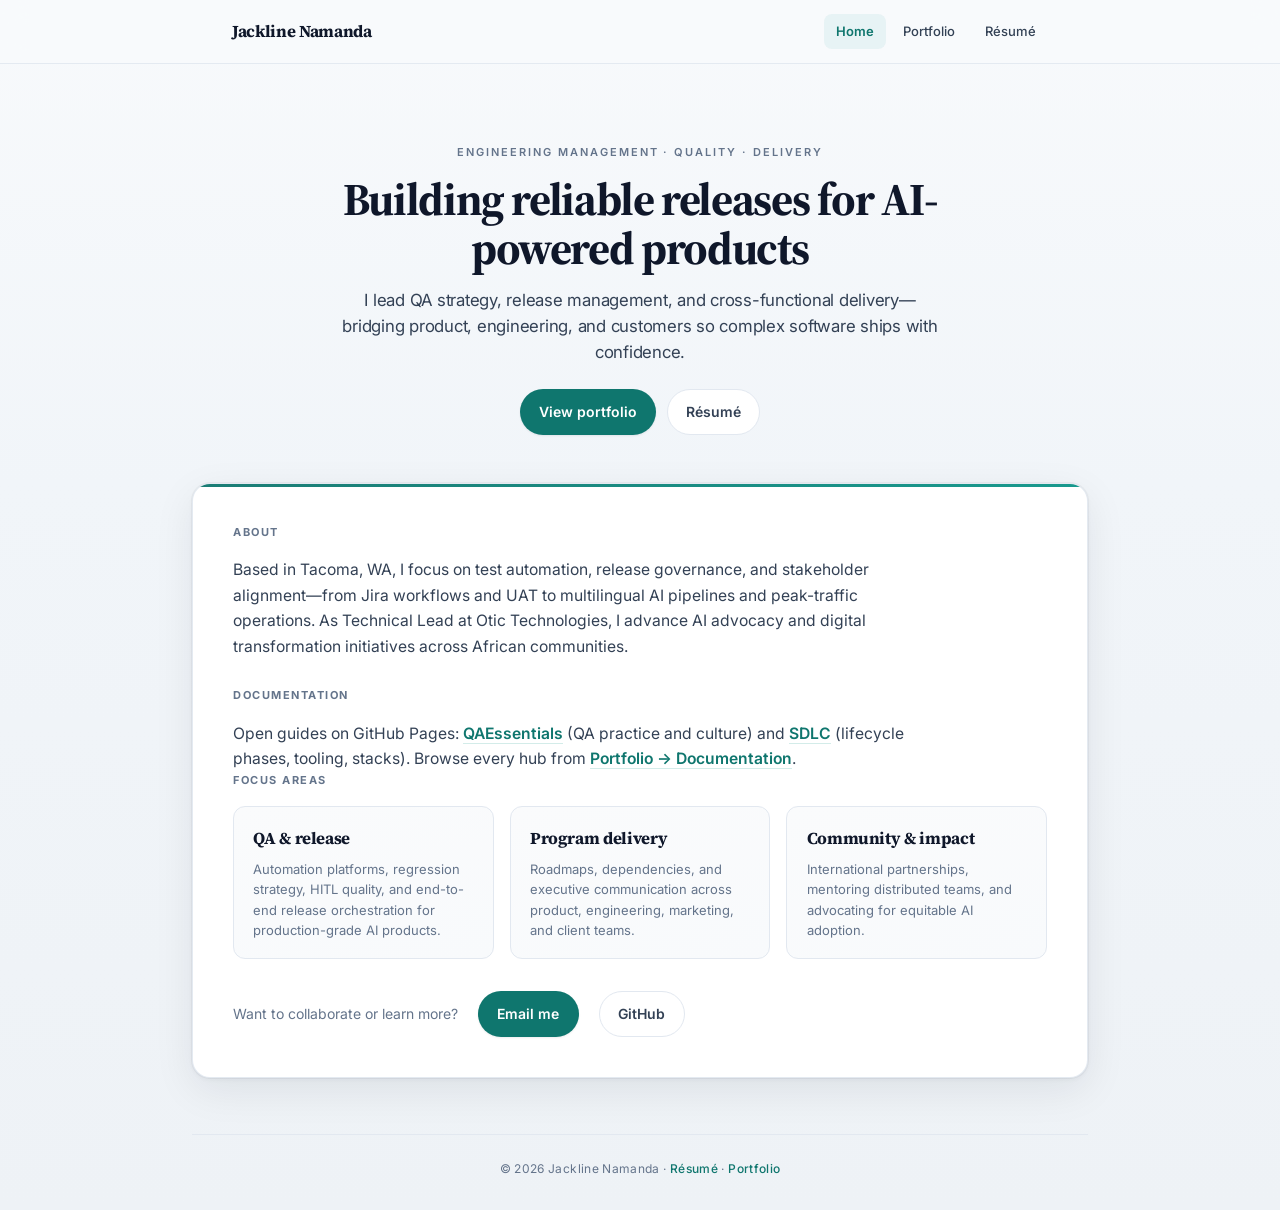
<file: index.html>
<!DOCTYPE html>
<html lang="en">
<head>
    <meta charset="UTF-8">
    <meta name="viewport" content="width=device-width, initial-scale=1.0">
    <meta name="description" content="Jackline Namanda — Engineering Manager, QA & release leadership, TPM (Amazon Prime, Workerbee). Personal site and portfolio.">
    <meta name="theme-color" content="#f1f5f9">
    <title>Jackline Namanda — Home</title>
    <link rel="preconnect" href="https://fonts.googleapis.com">
    <link rel="preconnect" href="https://fonts.gstatic.com" crossorigin>
    <link href="https://fonts.googleapis.com/css2?family=Inter:wght@400;500;600;700&family=Source+Serif+4:ital,opsz,wght@0,8..60,600;0,8..60,700;1,8..60,600&display=swap" rel="stylesheet">
    <link rel="stylesheet" href="css/styles.css">
</head>
<body>
    <header class="site-header">
        <div class="site-header__inner">
            <a class="site-logo" href="index.html">Jackline Namanda</a>
            <nav class="site-nav" aria-label="Primary">
                <a href="index.html" aria-current="page">Home</a>
                <a href="portfolio.html">Portfolio</a>
                <a href="resume.html">Résumé</a>
            </nav>
        </div>
    </header>

    <main class="site-main" id="main">
        <section class="home-hero" aria-labelledby="home-title">
            <p class="home-hero__kicker">Engineering management · Quality · Delivery</p>
            <h1 id="home-title">Building reliable releases for AI-powered products</h1>
            <p class="home-hero__lead">I lead QA strategy, release management, and cross-functional delivery—bridging product, engineering, and customers so complex software ships with confidence.</p>
            <div class="home-hero__actions">
                <a class="btn btn--primary" href="portfolio.html">View portfolio</a>
                <a class="btn btn--ghost" href="resume.html">Résumé</a>
            </div>
        </section>

        <div class="home-panel">
            <div class="home-panel__inner">
                <span class="section-label">About</span>
                <p class="home-intro">Based in Tacoma, WA, I focus on test automation, release governance, and stakeholder alignment—from Jira workflows and UAT to multilingual AI pipelines and peak-traffic operations. As Technical Lead at Otic Technologies, I advance AI advocacy and digital transformation initiatives across African communities.</p>

                <span class="section-label">Documentation</span>
                <p class="home-intro">Open guides on GitHub Pages: <a href="https://jkaweesi22.github.io/QAEssentials/" rel="noopener noreferrer">QAEssentials</a> (QA practice and culture) and <a href="https://jkaweesi22.github.io/SDLC/" rel="noopener noreferrer">SDLC</a> (lifecycle phases, tooling, stacks). Browse every hub from <a href="portfolio.html#documentation">Portfolio → Documentation</a>.</p>

                <span class="section-label">Focus areas</span>
                <div class="highlight-grid">
                    <article class="highlight-card">
                        <h3>QA &amp; release</h3>
                        <p>Automation platforms, regression strategy, HITL quality, and end-to-end release orchestration for production-grade AI products.</p>
                    </article>
                    <article class="highlight-card">
                        <h3>Program delivery</h3>
                        <p>Roadmaps, dependencies, and executive communication across product, engineering, marketing, and client teams.</p>
                    </article>
                    <article class="highlight-card">
                        <h3>Community &amp; impact</h3>
                        <p>International partnerships, mentoring distributed teams, and advocating for equitable AI adoption.</p>
                    </article>
                </div>

                <div class="home-cta">
                    <p class="home-cta__text">Want to collaborate or learn more?</p>
                    <a class="btn btn--primary" href="mailto:jnamanda22@gmail.com">Email me</a>
                    <a class="btn btn--ghost" href="https://github.com/jkaweesi22" rel="noopener noreferrer">GitHub</a>
                </div>
            </div>
        </div>
    </main>

    <footer class="site-footer">
        <p>© <span id="year"></span> Jackline Namanda · <a href="resume.html">Résumé</a> · <a href="portfolio.html">Portfolio</a></p>
    </footer>
    <script>
        document.getElementById("year").textContent = new Date().getFullYear();
    </script>
</body>
</html>
</file>
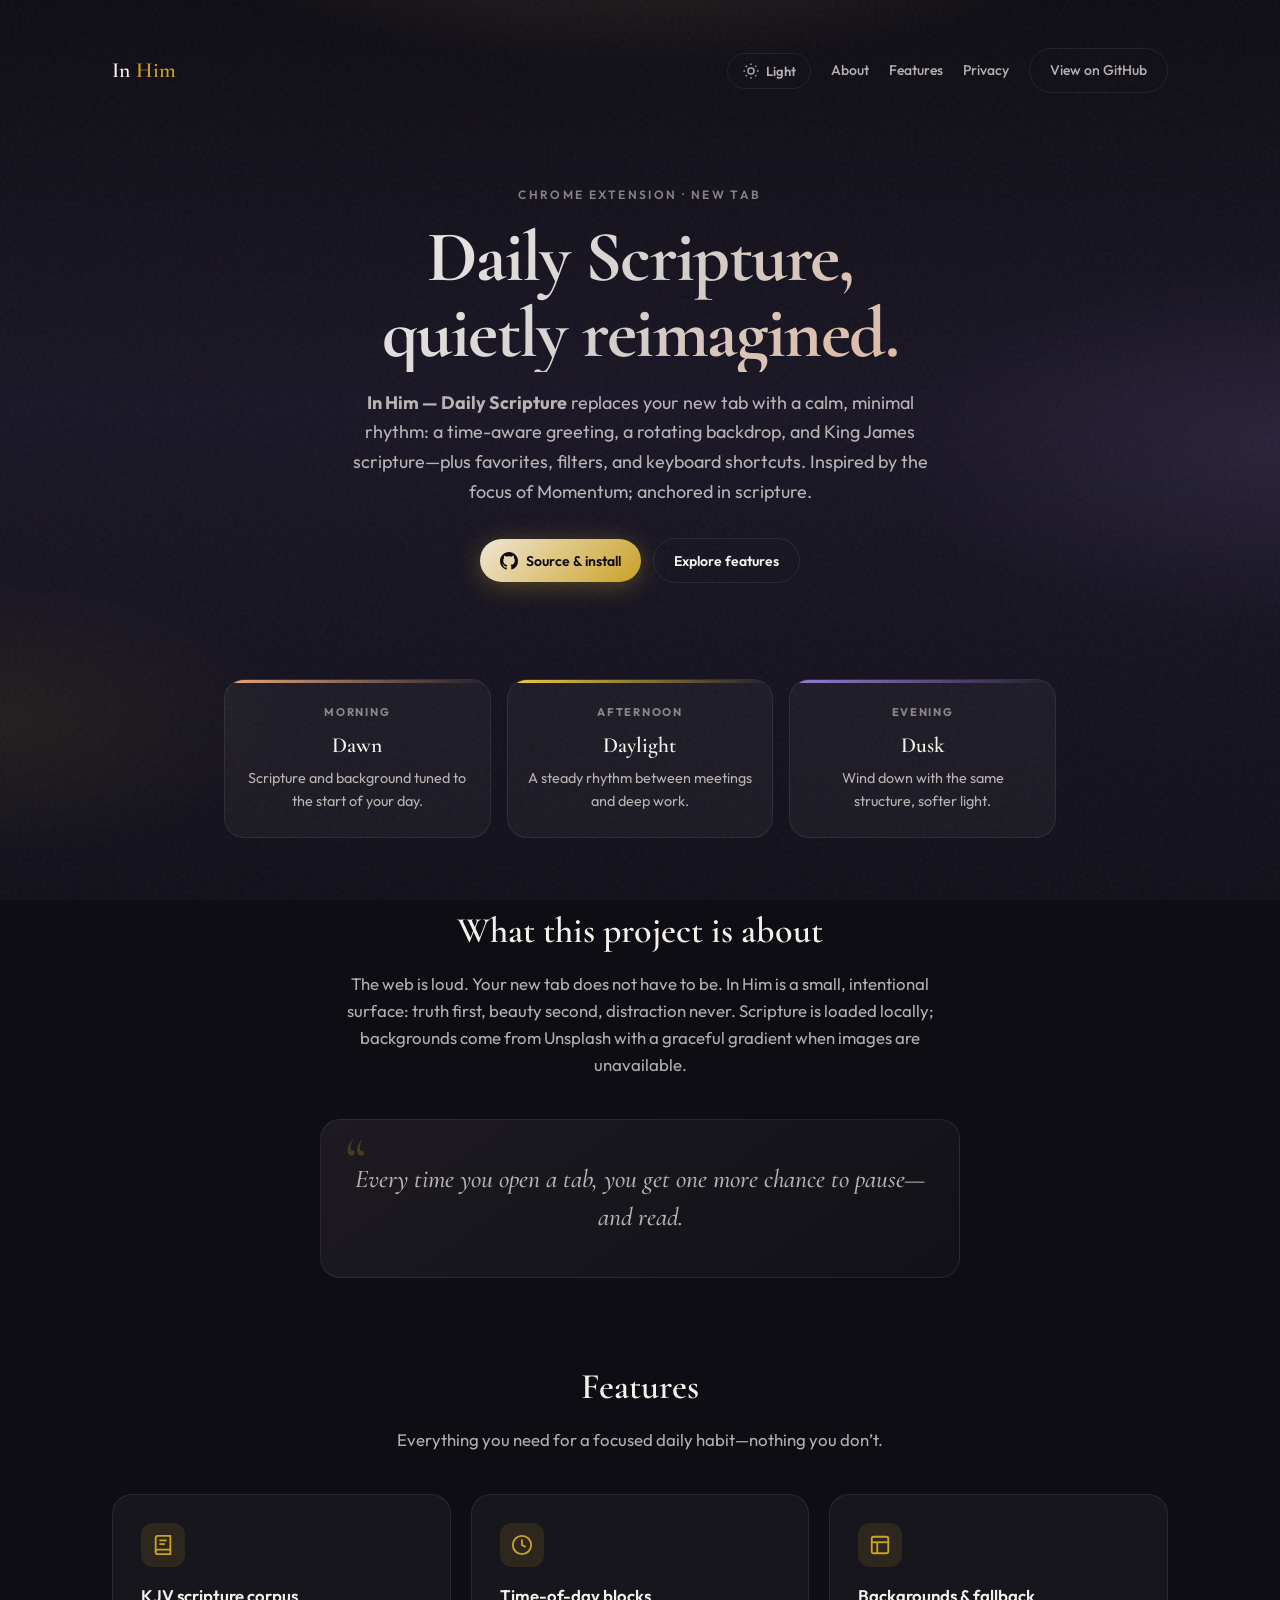
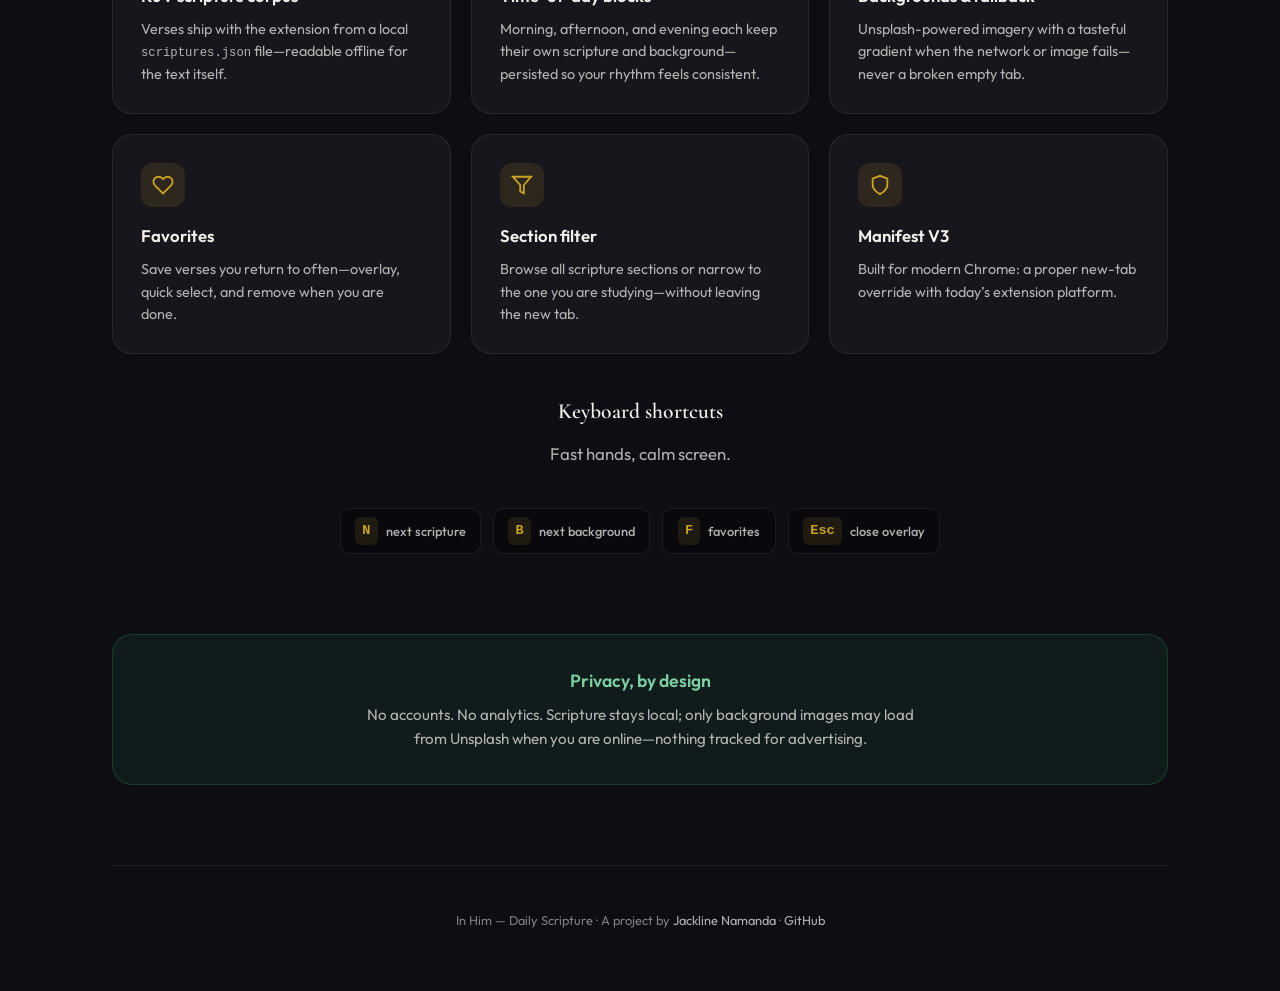
<file: inhim/index.html>
<!DOCTYPE html>
<html lang="en">
<head>
  <meta charset="UTF-8">
  <script>
    (function(){try{var k='jkaweesi22.portfolioTheme';if(localStorage.getItem(k)==='light')document.documentElement.setAttribute('data-theme','light');}catch(e){}})();
  </script>
  <meta name="viewport" content="width=device-width, initial-scale=1.0">
  <meta name="description" content="In Him — Daily Scripture: a calm, KJV-centered Chrome New Tab with time-of-day rhythm, rotating backgrounds, and thoughtful shortcuts.">
  <meta name="theme-color" content="#1a1625">
  <title>In Him — Daily Scripture</title>
  <link rel="preconnect" href="https://fonts.googleapis.com">
  <link rel="preconnect" href="https://fonts.gstatic.com" crossorigin>
  <link href="https://fonts.googleapis.com/css2?family=Cormorant+Garamond:ital,wght@0,500;0,600;0,700;1,500&family=Outfit:wght@300;400;500;600;700&display=swap" rel="stylesheet">
  <style>
    :root {
      --bg-deep: #0f0d14;
      --bg-mid: #1a1625;
      --bg-card: rgba(255, 255, 255, 0.04);
      --border: rgba(255, 255, 255, 0.08);
      --text: #f4f0eb;
      --text-soft: rgba(244, 240, 235, 0.72);
      --muted: rgba(244, 240, 235, 0.5);
      --dawn: #e8a87c;
      --day: #f4d03f;
      --dusk: #9b7ed9;
      --accent: #c9a227;
      --accent-glow: rgba(201, 162, 39, 0.35);
      --radius: 20px;
      --font-display: "Cormorant Garamond", Georgia, serif;
      --font-ui: "Outfit", system-ui, sans-serif;
    }

    *, *::before, *::after { box-sizing: border-box; }

    html {
      scroll-behavior: smooth;
    }

    body {
      margin: 0;
      min-height: 100vh;
      font-family: var(--font-ui);
      font-size: 1rem;
      line-height: 1.6;
      color: var(--text);
      background: var(--bg-deep);
      overflow-x: hidden;
    }

    /* Ambient background */
    .aurora {
      position: fixed;
      inset: 0;
      z-index: 0;
      pointer-events: none;
      background:
        radial-gradient(ellipse 80% 50% at 50% -20%, rgba(232, 168, 124, 0.25), transparent 55%),
        radial-gradient(ellipse 60% 40% at 100% 50%, rgba(155, 126, 217, 0.12), transparent 50%),
        radial-gradient(ellipse 50% 35% at 0% 80%, rgba(201, 162, 39, 0.08), transparent 45%),
        linear-gradient(180deg, var(--bg-deep) 0%, var(--bg-mid) 45%, #12101a 100%);
    }

    .grain {
      position: fixed;
      inset: 0;
      z-index: 1;
      pointer-events: none;
      opacity: 0.04;
      background-image: url("data:image/svg+xml,%3Csvg viewBox='0 0 256 256' xmlns='http://www.w3.org/2000/svg'%3E%3Cfilter id='n'%3E%3CfeTurbulence type='fractalNoise' baseFrequency='0.9' numOctaves='4' stitchTiles='stitch'/%3E%3C/filter%3E%3Crect width='100%25' height='100%25' filter='url(%23n)'/%3E%3C/svg%3E");
    }

    .wrap {
      position: relative;
      z-index: 2;
      max-width: 72rem;
      margin: 0 auto;
      padding: clamp(1.5rem, 5vw, 3rem);
    }

    /* Nav */
    .nav {
      display: flex;
      align-items: center;
      justify-content: space-between;
      gap: 1rem;
      margin-bottom: clamp(2.5rem, 8vw, 5rem);
      flex-wrap: wrap;
    }

    .logo {
      font-family: var(--font-display);
      font-size: 1.35rem;
      font-weight: 600;
      letter-spacing: 0.02em;
      color: var(--text);
      text-decoration: none;
    }

    .logo span { color: var(--accent); }

    .nav-links {
      display: flex;
      gap: 0.5rem 1.25rem;
      flex-wrap: wrap;
      align-items: center;
    }

    .nav-links a {
      font-size: 0.875rem;
      font-weight: 500;
      color: var(--text-soft);
      text-decoration: none;
      transition: color 0.2s;
    }

    .nav-links a:hover { color: var(--text); }

    .btn {
      display: inline-flex;
      align-items: center;
      gap: 0.5rem;
      padding: 0.65rem 1.25rem;
      font-family: var(--font-ui);
      font-size: 0.875rem;
      font-weight: 600;
      color: var(--bg-deep);
      background: linear-gradient(135deg, #f0e6d3 0%, var(--accent) 100%);
      border: none;
      border-radius: 999px;
      text-decoration: none;
      cursor: pointer;
      box-shadow: 0 4px 24px var(--accent-glow);
      transition: transform 0.2s, box-shadow 0.2s;
    }

    .btn:hover {
      transform: translateY(-2px);
      box-shadow: 0 8px 32px var(--accent-glow);
    }

    .btn--ghost {
      background: transparent;
      color: var(--text);
      border: 1px solid var(--border);
      box-shadow: none;
    }

    .btn--ghost:hover {
      border-color: rgba(255,255,255,0.2);
      background: rgba(255,255,255,0.05);
    }

    /* Hero */
    .hero {
      text-align: center;
      margin-bottom: clamp(3rem, 10vw, 6rem);
    }

    .hero__eyebrow {
      display: inline-block;
      font-size: 0.75rem;
      font-weight: 600;
      letter-spacing: 0.2em;
      text-transform: uppercase;
      color: var(--muted);
      margin-bottom: 1rem;
    }

    .hero h1 {
      margin: 0 0 1rem;
      font-family: var(--font-display);
      font-size: clamp(2.75rem, 8vw, 4.5rem);
      font-weight: 700;
      line-height: 1.05;
      letter-spacing: -0.02em;
      background: linear-gradient(135deg, #fff 0%, rgba(244, 240, 235, 0.85) 50%, var(--dawn) 100%);
      -webkit-background-clip: text;
      -webkit-text-fill-color: transparent;
      background-clip: text;
    }

    .hero__lead {
      max-width: 36rem;
      margin: 0 auto 2rem;
      font-size: 1.125rem;
      font-weight: 400;
      color: var(--text-soft);
      line-height: 1.65;
    }

    .hero__cta {
      display: flex;
      flex-wrap: wrap;
      gap: 0.75rem;
      justify-content: center;
      align-items: center;
    }

    /* Time rhythm strip */
    .rhythm {
      display: grid;
      grid-template-columns: repeat(3, 1fr);
      gap: 1rem;
      max-width: 52rem;
      margin: 0 auto 4rem;
    }

    @media (max-width: 640px) {
      .rhythm { grid-template-columns: 1fr; }
    }

    .rhythm-card {
      position: relative;
      padding: 1.5rem 1.25rem;
      border-radius: var(--radius);
      background: var(--bg-card);
      border: 1px solid var(--border);
      text-align: center;
      overflow: hidden;
      transition: transform 0.25s ease, border-color 0.25s;
    }

    .rhythm-card:hover {
      transform: translateY(-4px);
      border-color: rgba(255,255,255,0.12);
    }

    .rhythm-card::before {
      content: "";
      position: absolute;
      top: 0;
      left: 0;
      right: 0;
      height: 3px;
      border-radius: var(--radius) var(--radius) 0 0;
    }

    .rhythm-card--morning::before { background: linear-gradient(90deg, var(--dawn), transparent); }
    .rhythm-card--day::before { background: linear-gradient(90deg, var(--day), transparent); }
    .rhythm-card--evening::before { background: linear-gradient(90deg, var(--dusk), transparent); }

    .rhythm-card h3 {
      margin: 0 0 0.35rem;
      font-size: 0.7rem;
      font-weight: 700;
      letter-spacing: 0.15em;
      text-transform: uppercase;
      color: var(--muted);
    }

    .rhythm-card p {
      margin: 0;
      font-size: 0.9rem;
      color: var(--text-soft);
    }

    .rhythm-card strong {
      display: block;
      font-family: var(--font-display);
      font-size: 1.35rem;
      font-weight: 600;
      color: var(--text);
      margin-bottom: 0.25rem;
    }

    /* Section */
    .section {
      margin-bottom: clamp(3rem, 8vw, 5rem);
    }

    .section-head {
      text-align: center;
      margin-bottom: 2.5rem;
    }

    .section-head h2 {
      margin: 0 0 0.75rem;
      font-family: var(--font-display);
      font-size: clamp(1.75rem, 4vw, 2.25rem);
      font-weight: 600;
      color: var(--text);
    }

    .section-head p {
      margin: 0 auto;
      max-width: 38rem;
      color: var(--text-soft);
      font-size: 1.05rem;
    }

    /* Features */
    .features {
      display: grid;
      grid-template-columns: repeat(auto-fill, minmax(260px, 1fr));
      gap: 1.25rem;
    }

    .feature {
      padding: 1.75rem;
      border-radius: var(--radius);
      background: var(--bg-card);
      border: 1px solid var(--border);
      transition: border-color 0.2s, background 0.2s;
    }

    .feature:hover {
      border-color: rgba(201, 162, 39, 0.25);
      background: rgba(255, 255, 255, 0.06);
    }

    .feature__icon {
      width: 44px;
      height: 44px;
      margin-bottom: 1rem;
      display: flex;
      align-items: center;
      justify-content: center;
      border-radius: 12px;
      background: rgba(201, 162, 39, 0.12);
      color: var(--accent);
    }

    .feature h3 {
      margin: 0 0 0.5rem;
      font-size: 1.05rem;
      font-weight: 600;
      color: var(--text);
    }

    .feature p {
      margin: 0;
      font-size: 0.9rem;
      color: var(--text-soft);
      line-height: 1.55;
    }

    /* Quote block */
    .quote-block {
      position: relative;
      max-width: 40rem;
      margin: 0 auto 4rem;
      padding: 2.5rem 2rem;
      text-align: center;
      border-radius: var(--radius);
      background: linear-gradient(145deg, rgba(255,255,255,0.06) 0%, rgba(255,255,255,0.02) 100%);
      border: 1px solid var(--border);
    }

    .quote-block::before {
      content: "“";
      position: absolute;
      top: 0.5rem;
      left: 1.5rem;
      font-family: var(--font-display);
      font-size: 4rem;
      line-height: 1;
      color: rgba(201, 162, 39, 0.25);
    }

    .quote-block p {
      margin: 0;
      font-family: var(--font-display);
      font-size: clamp(1.25rem, 3vw, 1.6rem);
      font-style: italic;
      font-weight: 500;
      line-height: 1.5;
      color: var(--text-soft);
    }

    /* Shortcuts */
    .shortcuts {
      display: flex;
      flex-wrap: wrap;
      gap: 0.75rem;
      justify-content: center;
      max-width: 42rem;
      margin: 0 auto;
    }

    .kbd {
      display: inline-flex;
      align-items: center;
      gap: 0.5rem;
      padding: 0.5rem 0.9rem;
      font-size: 0.8rem;
      font-weight: 500;
      color: var(--text-soft);
      background: rgba(0,0,0,0.35);
      border: 1px solid var(--border);
      border-radius: 10px;
    }

    .kbd code {
      font-family: ui-monospace, monospace;
      font-size: 0.85rem;
      font-weight: 600;
      color: var(--accent);
      background: rgba(201, 162, 39, 0.12);
      padding: 0.2rem 0.45rem;
      border-radius: 6px;
    }

    /* Privacy */
    .privacy {
      padding: 2rem;
      border-radius: var(--radius);
      background: rgba(46, 204, 113, 0.08);
      border: 1px solid rgba(46, 204, 113, 0.2);
      text-align: center;
    }

    .privacy h2 {
      margin: 0 0 0.5rem;
      font-size: 1.1rem;
      font-weight: 600;
      color: #7dcea0;
    }

    .privacy p {
      margin: 0;
      font-size: 0.95rem;
      color: var(--text-soft);
      max-width: 36rem;
      margin-inline: auto;
    }

    footer {
      margin-top: 4rem;
      padding-top: 2rem;
      border-top: 1px solid var(--border);
      text-align: center;
      font-size: 0.8rem;
      color: var(--muted);
    }

    footer a {
      color: var(--text-soft);
      text-decoration: none;
      border-bottom: 1px solid transparent;
      transition: border-color 0.2s, color 0.2s;
    }

    footer a:hover {
      color: var(--text);
      border-bottom-color: var(--accent);
    }

    /* Light theme */
    html[data-theme="light"] {
      color-scheme: light;
      --bg-deep: #faf8f5;
      --bg-mid: #f5f0e8;
      --bg-card: rgba(255, 255, 255, 0.92);
      --border: rgba(41, 37, 36, 0.12);
      --text: #1c1917;
      --text-soft: rgba(28, 25, 23, 0.78);
      --muted: rgba(28, 25, 23, 0.48);
      --accent-glow: rgba(161, 98, 7, 0.2);
    }

    html[data-theme="light"] .aurora {
      background:
        radial-gradient(ellipse 80% 50% at 50% -20%, rgba(232, 168, 124, 0.18), transparent 55%),
        radial-gradient(ellipse 60% 40% at 100% 50%, rgba(155, 126, 217, 0.08), transparent 50%),
        radial-gradient(ellipse 50% 35% at 0% 80%, rgba(201, 162, 39, 0.06), transparent 45%),
        linear-gradient(180deg, #faf8f5 0%, #f5f0e8 45%, #ebe4d8 100%);
    }

    html[data-theme="light"] .grain { opacity: 0.025; }

    html[data-theme="light"] .hero h1 {
      background: linear-gradient(135deg, #1c1917 0%, #44403c 45%, #a16207 100%);
      -webkit-background-clip: text;
      background-clip: text;
    }

    html[data-theme="light"] .rhythm-card:hover {
      border-color: rgba(41, 37, 36, 0.15);
    }

    html[data-theme="light"] .feature:hover {
      border-color: rgba(161, 98, 7, 0.3);
      background: rgba(255, 255, 255, 0.95);
    }

    html[data-theme="light"] .quote-block {
      background: linear-gradient(145deg, rgba(255,255,255,0.95) 0%, rgba(250,248,245,0.9) 100%);
    }

    html[data-theme="light"] .kbd {
      background: rgba(28, 25, 23, 0.06);
      border-color: var(--border);
    }

    html[data-theme="light"] .privacy {
      background: rgba(16, 185, 129, 0.1);
      border-color: rgba(16, 185, 129, 0.25);
    }

    html[data-theme="light"] .privacy h2 { color: #047857; }

    html[data-theme="light"] .btn {
      color: #1c1917;
      box-shadow: 0 4px 20px rgba(161, 98, 7, 0.15);
    }

    html[data-theme="light"] .btn--ghost {
      color: var(--text);
      border-color: var(--border);
      background: rgba(255, 255, 255, 0.5);
    }

    html[data-theme="light"] .btn--ghost:hover {
      border-color: rgba(41, 37, 36, 0.2);
      background: rgba(255, 255, 255, 0.85);
    }

    .theme-toggle {
      display: inline-flex;
      align-items: center;
      gap: 0.4rem;
      padding: 0.5rem 0.85rem;
      font-family: var(--font-ui);
      font-size: 0.8125rem;
      font-weight: 600;
      color: var(--text-soft);
      background: transparent;
      border: 1px solid var(--border);
      border-radius: 999px;
      cursor: pointer;
      transition: color 0.2s, border-color 0.2s, background 0.2s;
    }

    .theme-toggle:hover {
      color: var(--text);
      border-color: rgba(255, 255, 255, 0.2);
      background: rgba(255, 255, 255, 0.05);
    }

    html[data-theme="light"] .theme-toggle:hover {
      border-color: rgba(41, 37, 36, 0.2);
      background: rgba(255, 255, 255, 0.8);
    }

    .theme-toggle:focus-visible {
      outline: 2px solid var(--accent);
      outline-offset: 2px;
    }

    .theme-toggle svg { flex-shrink: 0; opacity: 0.9; }

    @media (prefers-reduced-motion: reduce) {
      .btn:hover, .rhythm-card:hover { transform: none; }
      html { scroll-behavior: auto; }
    }
  </style>
</head>
<body>
  <div class="aurora" aria-hidden="true"></div>
  <div class="grain" aria-hidden="true"></div>

  <div class="wrap">
    <header class="nav">
      <a class="logo" href="#">In <span>Him</span></a>
      <nav class="nav-links" aria-label="Page">
        <button type="button" class="theme-toggle" id="theme-toggle" aria-label="Switch to light theme" aria-pressed="false">
          <svg class="icon-sun" width="18" height="18" viewBox="0 0 24 24" fill="none" stroke="currentColor" stroke-width="2" aria-hidden="true"><circle cx="12" cy="12" r="4"/><path d="M12 2v2M12 20v2M4.93 4.93l1.41 1.41M17.66 17.66l1.41 1.41M2 12h2M20 12h2M4.93 19.07l1.41-1.41M17.66 6.34l1.41-1.41"/></svg>
          <svg class="icon-moon" width="18" height="18" viewBox="0 0 24 24" fill="none" stroke="currentColor" stroke-width="2" aria-hidden="true" style="display:none"><path d="M21 12.79A9 9 0 1 1 11.21 3 7 7 0 0 0 21 12.79z"/></svg>
          <span class="theme-toggle__text">Light</span>
        </button>
        <a href="#about">About</a>
        <a href="#features">Features</a>
        <a href="#privacy">Privacy</a>
        <a href="https://github.com/jkaweesi22/InHim" class="btn btn--ghost" rel="noopener noreferrer">View on GitHub</a>
      </nav>
    </header>

    <section class="hero" id="top">
      <p class="hero__eyebrow">Chrome extension · New Tab</p>
      <h1>Daily Scripture,<br>quietly reimagined.</h1>
      <p class="hero__lead">
        <strong>In Him — Daily Scripture</strong> replaces your new tab with a calm, minimal rhythm:
        a time-aware greeting, a rotating backdrop, and King James scripture—plus favorites, filters, and keyboard shortcuts. Inspired by the focus of Momentum; anchored in scripture.
      </p>
      <div class="hero__cta">
        <a class="btn" href="https://github.com/jkaweesi22/InHim" rel="noopener noreferrer">
          <svg width="18" height="18" viewBox="0 0 24 24" fill="currentColor" aria-hidden="true"><path d="M12 0C5.37 0 0 5.37 0 12c0 5.31 3.435 9.795 8.205 11.385.6.105.825-.255.825-.57 0-.285-.015-1.23-.015-2.235-3.015.555-3.795-.735-4.035-1.41-.135-.345-.72-1.41-1.23-1.695-.42-.225-1.02-.78-.015-.795.945-.015 1.62.87 1.845 1.23 1.08 1.815 2.805 1.305 3.495.99.105-.78.42-1.305.765-1.605-2.67-.3-5.46-1.335-5.46-5.925 0-1.305.465-2.385 1.23-3.225-.12-.3-.54-1.53.12-3.18 0 0 1.005-.315 3.3 1.23.96-.27 1.98-.405 3-.405s2.04.135 3 .405c2.295-1.56 3.3-1.23 3.3-1.23.66 1.65.24 2.88.12 3.18.765.84 1.23 1.905 1.23 3.225 0 4.605-2.805 5.625-5.475 5.925.435.375.81 1.095.81 2.22 0 1.605-.015 2.895-.015 3.3 0 .315.225.69.825.57A12.02 12.02 0 0024 12c0-6.63-5.37-12-12-12z"/></svg>
          Source &amp; install
        </a>
        <a class="btn btn--ghost" href="#features">Explore features</a>
      </div>
    </section>

    <div class="rhythm" role="presentation">
      <div class="rhythm-card rhythm-card--morning">
        <h3>Morning</h3>
        <strong>Dawn</strong>
        <p>Scripture and background tuned to the start of your day.</p>
      </div>
      <div class="rhythm-card rhythm-card--day">
        <h3>Afternoon</h3>
        <strong>Daylight</strong>
        <p>A steady rhythm between meetings and deep work.</p>
      </div>
      <div class="rhythm-card rhythm-card--evening">
        <h3>Evening</h3>
        <strong>Dusk</strong>
        <p>Wind down with the same structure, softer light.</p>
      </div>
    </div>

    <section class="section" id="about">
      <div class="section-head">
        <h2>What this project is about</h2>
        <p>
          The web is loud. Your new tab does not have to be. In Him is a small, intentional surface:
          truth first, beauty second, distraction never. Scripture is loaded locally; backgrounds come from Unsplash with a graceful gradient when images are unavailable.
        </p>
      </div>

      <div class="quote-block">
        <p>Every time you open a tab, you get one more chance to pause—and read.</p>
      </div>
    </section>

    <section class="section" id="features">
      <div class="section-head">
        <h2>Features</h2>
        <p>Everything you need for a focused daily habit—nothing you don’t.</p>
      </div>

      <div class="features">
        <article class="feature">
          <div class="feature__icon" aria-hidden="true">
            <svg width="22" height="22" viewBox="0 0 24 24" fill="none" stroke="currentColor" stroke-width="2"><path d="M4 19.5A2.5 2.5 0 0 1 6.5 17H20"/><path d="M6.5 2H20v20H6.5A2.5 2.5 0 0 1 4 19.5v-15A2.5 2.5 0 0 1 6.5 2z"/><path d="M8 7h8"/><path d="M8 11h6"/></svg>
          </div>
          <h3>KJV scripture corpus</h3>
          <p>Verses ship with the extension from a local <code style="font-size:0.85em">scriptures.json</code> file—readable offline for the text itself.</p>
        </article>

        <article class="feature">
          <div class="feature__icon" aria-hidden="true">
            <svg width="22" height="22" viewBox="0 0 24 24" fill="none" stroke="currentColor" stroke-width="2"><circle cx="12" cy="12" r="10"/><path d="M12 6v6l4 2"/></svg>
          </div>
          <h3>Time-of-day blocks</h3>
          <p>Morning, afternoon, and evening each keep their own scripture and background—persisted so your rhythm feels consistent.</p>
        </article>

        <article class="feature">
          <div class="feature__icon" aria-hidden="true">
            <svg width="22" height="22" viewBox="0 0 24 24" fill="none" stroke="currentColor" stroke-width="2"><rect x="3" y="3" width="18" height="18" rx="2"/><path d="M3 9h18"/><path d="M9 21V9"/></svg>
          </div>
          <h3>Backgrounds &amp; fallback</h3>
          <p>Unsplash-powered imagery with a tasteful gradient when the network or image fails—never a broken empty tab.</p>
        </article>

        <article class="feature">
          <div class="feature__icon" aria-hidden="true">
            <svg width="22" height="22" viewBox="0 0 24 24" fill="none" stroke="currentColor" stroke-width="2"><path d="M20.84 4.61a5.5 5.5 0 0 0-7.78 0L12 5.67l-1.06-1.06a5.5 5.5 0 0 0-7.78 7.78l1.06 1.06L12 21.23l7.78-7.78 1.06-1.06a5.5 5.5 0 0 0 0-7.78z"/></svg>
          </div>
          <h3>Favorites</h3>
          <p>Save verses you return to often—overlay, quick select, and remove when you are done.</p>
        </article>

        <article class="feature">
          <div class="feature__icon" aria-hidden="true">
            <svg width="22" height="22" viewBox="0 0 24 24" fill="none" stroke="currentColor" stroke-width="2"><polygon points="22 3 2 3 10 12 10 19 14 21 14 12 22 3"/></svg>
          </div>
          <h3>Section filter</h3>
          <p>Browse all scripture sections or narrow to the one you are studying—without leaving the new tab.</p>
        </article>

        <article class="feature">
          <div class="feature__icon" aria-hidden="true">
            <svg width="22" height="22" viewBox="0 0 24 24" fill="none" stroke="currentColor" stroke-width="2"><path d="M12 22s8-4 8-10V5l-8-3-8 3v7c0 6 8 10 8 10z"/></svg>
          </div>
          <h3>Manifest V3</h3>
          <p>Built for modern Chrome: a proper new-tab override with today’s extension platform.</p>
        </article>
      </div>

      <div class="section" style="margin-top: 2.5rem;">
        <div class="section-head">
          <h2 style="font-size: 1.35rem;">Keyboard shortcuts</h2>
          <p>Fast hands, calm screen.</p>
        </div>
        <div class="shortcuts">
          <span class="kbd"><code>N</code> next scripture</span>
          <span class="kbd"><code>B</code> next background</span>
          <span class="kbd"><code>F</code> favorites</span>
          <span class="kbd"><code>Esc</code> close overlay</span>
        </div>
      </div>
    </section>

    <section class="section privacy" id="privacy">
      <h2>Privacy, by design</h2>
      <p>No accounts. No analytics. Scripture stays local; only background images may load from Unsplash when you are online—nothing tracked for advertising.</p>
    </section>

    <footer>
      <p>
        In Him — Daily Scripture · A project by <a href="../index.html">Jackline Namanda</a>
        · <a href="https://github.com/jkaweesi22/InHim" rel="noopener noreferrer">GitHub</a>
      </p>
    </footer>
  </div>
  <script>
    (function () {
      var KEY = 'jkaweesi22.portfolioTheme';
      var root = document.documentElement;
      var btn = document.getElementById('theme-toggle');
      var meta = document.querySelector('meta[name="theme-color"]');
      var sun = btn && btn.querySelector('.icon-sun');
      var moon = btn && btn.querySelector('.icon-moon');
      var label = btn && btn.querySelector('.theme-toggle__text');

      function isLight() {
        return root.getAttribute('data-theme') === 'light';
      }

      function apply(theme) {
        var light = theme === 'light';
        if (light) root.setAttribute('data-theme', 'light');
        else root.removeAttribute('data-theme');
        try {
          localStorage.setItem(KEY, light ? 'light' : 'dark');
        } catch (e) {}
        if (meta) meta.content = light ? '#faf8f5' : '#1a1625';
        if (btn) {
          btn.setAttribute('aria-pressed', light ? 'true' : 'false');
          btn.setAttribute('aria-label', light ? 'Switch to dark theme' : 'Switch to light theme');
          if (sun) sun.style.display = light ? 'none' : '';
          if (moon) moon.style.display = light ? '' : 'none';
          if (label) label.textContent = light ? 'Dark' : 'Light';
        }
      }

      function sync() {
        apply(isLight() ? 'light' : 'dark');
      }

      if (btn) btn.addEventListener('click', function () {
        apply(isLight() ? 'dark' : 'light');
      });
      sync();
    })();
  </script>
</body>
</html>
</file>
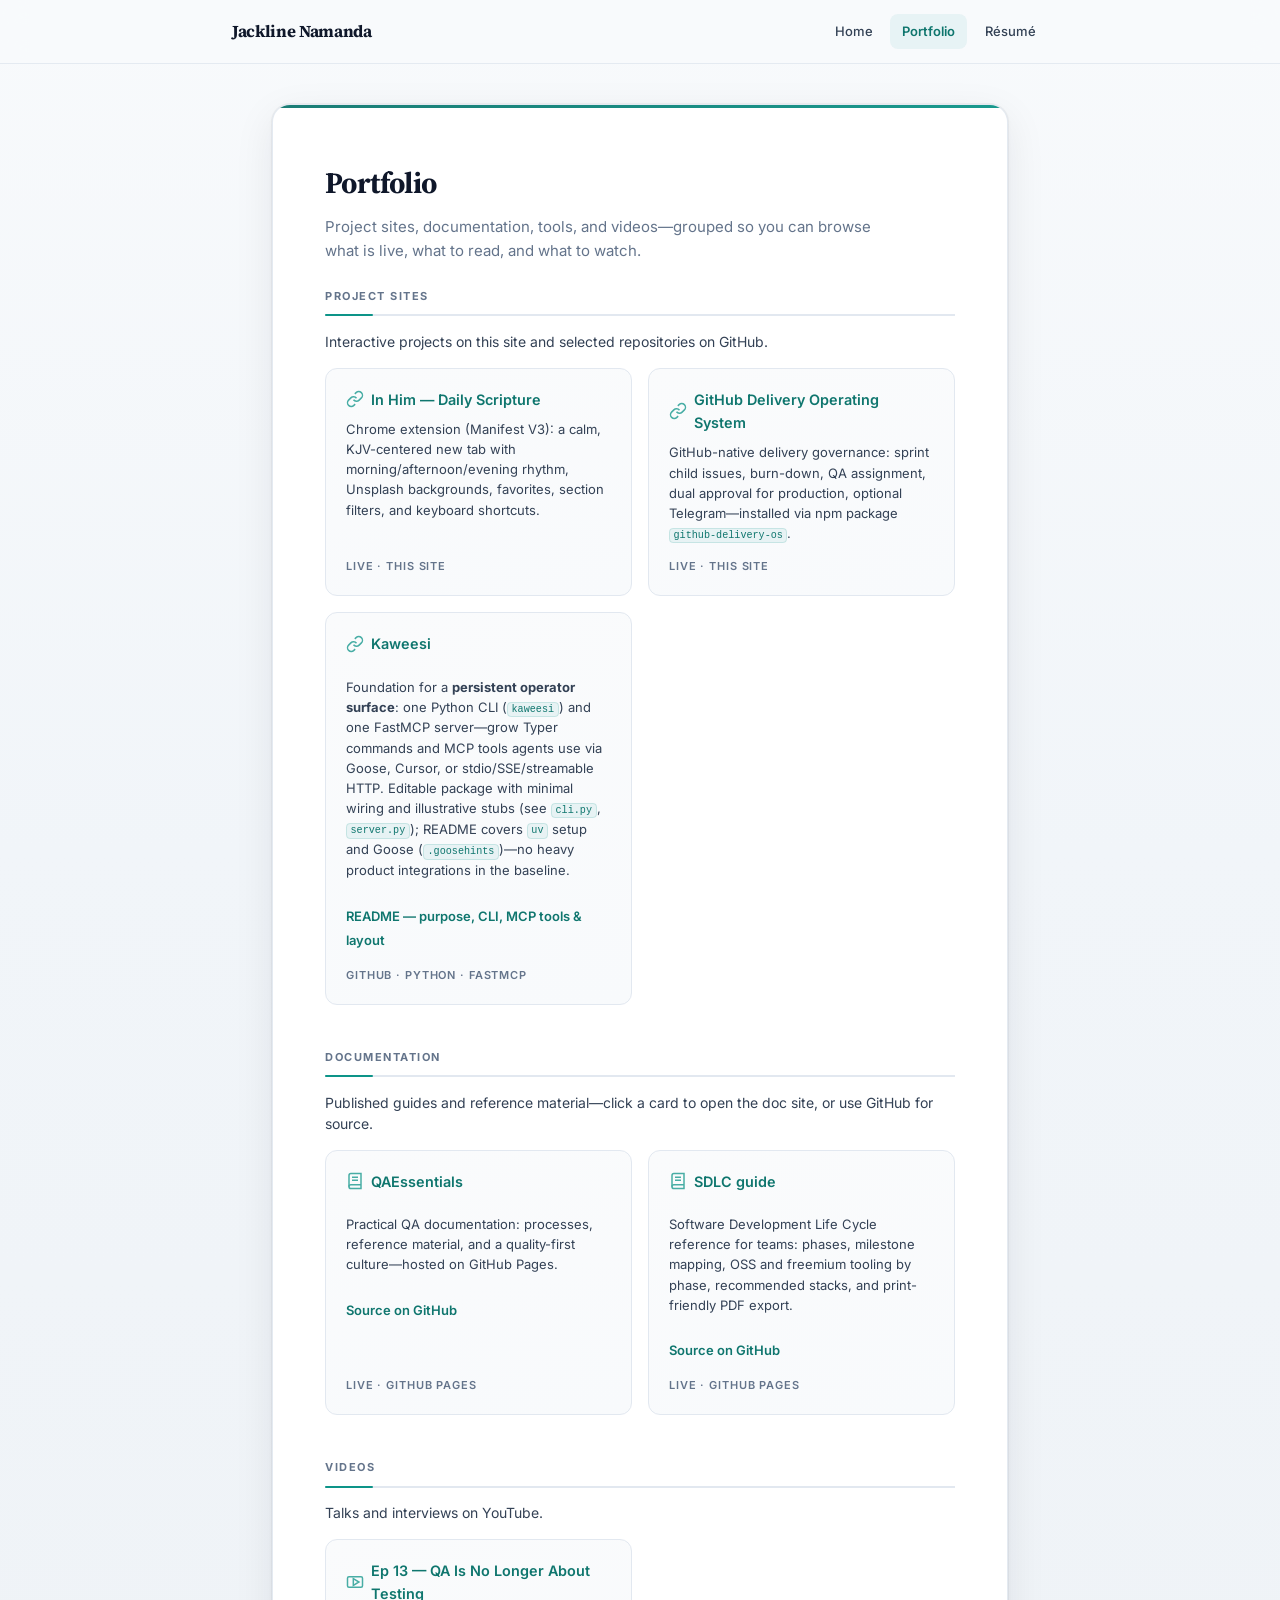
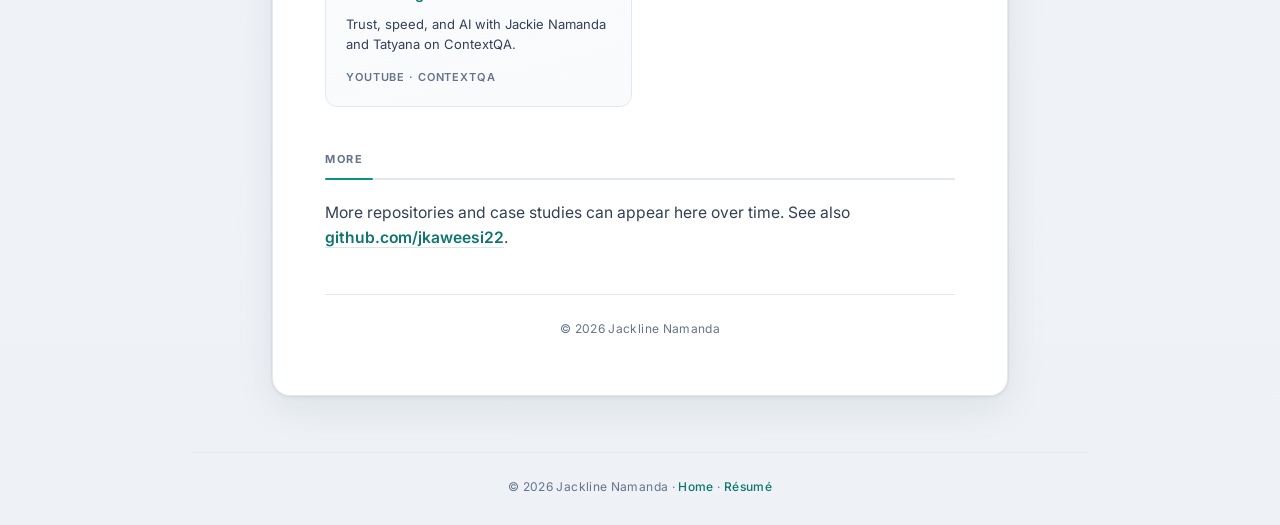
<file: portfolio.html>
<!DOCTYPE html>
<html lang="en">
<head>
    <meta charset="UTF-8">
    <meta name="viewport" content="width=device-width, initial-scale=1.0">
    <meta name="description" content="Portfolio — Jackline Namanda: project sites, tools, documentation, and videos.">
    <meta name="theme-color" content="#f1f5f9">
    <title>Portfolio — Jackline Namanda</title>
    <link rel="preconnect" href="https://fonts.googleapis.com">
    <link rel="preconnect" href="https://fonts.gstatic.com" crossorigin>
    <link href="https://fonts.googleapis.com/css2?family=Inter:wght@400;500;600;700&family=Source+Serif+4:ital,opsz,wght@0,8..60,600;0,8..60,700;1,8..60,600&display=swap" rel="stylesheet">
    <link rel="stylesheet" href="css/styles.css">
</head>
<body>
    <header class="site-header">
        <div class="site-header__inner">
            <a class="site-logo" href="index.html">Jackline Namanda</a>
            <nav class="site-nav" aria-label="Primary">
                <a href="index.html">Home</a>
                <a href="portfolio.html" aria-current="page">Portfolio</a>
                <a href="resume.html">Résumé</a>
            </nav>
        </div>
    </header>

    <main class="site-main" id="main">
        <div class="page-card">
            <div class="page-card__inner">
                <header class="page-header">
                    <h1 class="page-header__title">Portfolio</h1>
                    <p class="page-header__desc">Project sites, documentation, tools, and videos—grouped so you can browse what is live, what to read, and what to watch.</p>
                </header>

                <section class="section" aria-labelledby="projects-heading">
                    <h2 id="projects-heading" class="section-title"><span>Project sites</span></h2>
                    <p class="section-lede">Interactive projects on this site and selected repositories on GitHub.</p>
                    <!-- Add another project: copy a full <li class="repo-card">…</li> block. -->
                    <ul class="repo-grid">
                        <li class="repo-card">
                            <a class="repo-card__link" href="inhim/">
                                <span class="repo-card__name">
                                    <svg width="18" height="18" viewBox="0 0 24 24" fill="none" stroke="currentColor" stroke-width="2" aria-hidden="true"><path d="M10 13a5 5 0 0 0 7.54.54l3-3a5 5 0 0 0-7.07-7.07l-1.72 1.71"/><path d="M14 11a5 5 0 0 0-7.54-.54l-3 3a5 5 0 0 0 7.07 7.07l1.71-1.71"/></svg>
                                    In Him — Daily Scripture
                                </span>
                                <span class="repo-card__desc">Chrome extension (Manifest V3): a calm, KJV-centered new tab with morning/afternoon/evening rhythm, Unsplash backgrounds, favorites, section filters, and keyboard shortcuts.</span>
                                <span class="repo-card__meta">Live · this site</span>
                            </a>
                        </li>
                        <li class="repo-card">
                            <a class="repo-card__link" href="github-delivery-operating-system/">
                                <span class="repo-card__name">
                                    <svg width="18" height="18" viewBox="0 0 24 24" fill="none" stroke="currentColor" stroke-width="2" aria-hidden="true"><path d="M10 13a5 5 0 0 0 7.54.54l3-3a5 5 0 0 0-7.07-7.07l-1.72 1.71"/><path d="M14 11a5 5 0 0 0-7.54-.54l-3 3a5 5 0 0 0 7.07 7.07l1.71-1.71"/></svg>
                                    GitHub Delivery Operating System
                                </span>
                                <span class="repo-card__desc">GitHub-native delivery governance: sprint child issues, burn-down, QA assignment, dual approval for production, optional Telegram—installed via npm package <code>github-delivery-os</code>.</span>
                                <span class="repo-card__meta">Live · this site</span>
                            </a>
                        </li>
                        <li class="repo-card">
                            <article class="repo-card__panel" aria-labelledby="proj-kaweesi-heading">
                                <a class="repo-card__panel-hit" href="https://github.com/jkaweesi22/Kaweesi" rel="noopener noreferrer">
                                    <span class="repo-card__hit-label">Open Kaweesi repository on GitHub</span>
                                </a>
                                <h3 id="proj-kaweesi-heading" class="repo-card__name">
                                    <svg width="18" height="18" viewBox="0 0 24 24" fill="none" stroke="currentColor" stroke-width="2" aria-hidden="true"><path d="M10 13a5 5 0 0 0 7.54.54l3-3a5 5 0 0 0-7.07-7.07l-1.72 1.71"/><path d="M14 11a5 5 0 0 0-7.54-.54l-3 3a5 5 0 0 0 7.07 7.07l1.71-1.71"/></svg>
                                    Kaweesi
                                </h3>
                                <p class="repo-card__desc">Foundation for a <strong>persistent operator surface</strong>: one Python CLI (<code>kaweesi</code>) and one FastMCP server—grow Typer commands and MCP tools agents use via Goose, Cursor, or stdio/SSE/streamable HTTP. Editable package with minimal wiring and illustrative stubs (see <code>cli.py</code>, <code>server.py</code>); README covers <code>uv</code> setup and Goose (<code>.goosehints</code>)—no heavy product integrations in the baseline.</p>
                                <ul class="repo-card__sublinks">
                                    <li><a href="https://github.com/jkaweesi22/Kaweesi/blob/main/README.md" rel="noopener noreferrer">README — purpose, CLI, MCP tools &amp; layout</a></li>
                                </ul>
                                <span class="repo-card__meta">GitHub · Python · FastMCP</span>
                            </article>
                        </li>
                    </ul>
                </section>

                <section class="section" aria-labelledby="docs-heading" id="documentation">
                    <h2 id="docs-heading" class="section-title"><span>Documentation</span></h2>
                    <p class="section-lede">Published guides and reference material—click a card to open the doc site, or use GitHub for source.</p>
                    <!-- Add another doc set: copy a full <li class="repo-card">…</li>. Inside a panel, add <li><a>…</a></li> under .repo-card__sublinks. -->
                    <ul class="repo-grid">
                        <li class="repo-card">
                            <article class="repo-card__panel" aria-labelledby="doc-qae-heading">
                                <a class="repo-card__panel-hit" href="https://jkaweesi22.github.io/QAEssentials/" rel="noopener noreferrer">
                                    <span class="repo-card__hit-label">Open QAEssentials documentation site</span>
                                </a>
                                <h3 id="doc-qae-heading" class="repo-card__name">
                                    <svg width="18" height="18" viewBox="0 0 24 24" fill="none" stroke="currentColor" stroke-width="2" aria-hidden="true"><path d="M4 19.5A2.5 2.5 0 0 1 6.5 17H20"/><path d="M6.5 2H20v20H6.5A2.5 2.5 0 0 1 4 19.5v-15A2.5 2.5 0 0 1 6.5 2z"/><path d="M8 7h8"/><path d="M8 11h8"/></svg>
                                    QAEssentials
                                </h3>
                                <p class="repo-card__desc">Practical QA documentation: processes, reference material, and a quality-first culture—hosted on GitHub Pages.</p>
                                <ul class="repo-card__sublinks">
                                    <li><a href="https://github.com/jkaweesi22/QAEssentials" rel="noopener noreferrer">Source on GitHub</a></li>
                                </ul>
                                <span class="repo-card__meta">Live · GitHub Pages</span>
                            </article>
                        </li>
                        <li class="repo-card">
                            <article class="repo-card__panel" aria-labelledby="doc-sdlc-heading">
                                <a class="repo-card__panel-hit" href="https://jkaweesi22.github.io/SDLC/" rel="noopener noreferrer">
                                    <span class="repo-card__hit-label">Open SDLC documentation site</span>
                                </a>
                                <h3 id="doc-sdlc-heading" class="repo-card__name">
                                    <svg width="18" height="18" viewBox="0 0 24 24" fill="none" stroke="currentColor" stroke-width="2" aria-hidden="true"><path d="M4 19.5A2.5 2.5 0 0 1 6.5 17H20"/><path d="M6.5 2H20v20H6.5A2.5 2.5 0 0 1 4 19.5v-15A2.5 2.5 0 0 1 6.5 2z"/><path d="M8 7h8"/><path d="M8 11h8"/></svg>
                                    SDLC guide
                                </h3>
                                <p class="repo-card__desc">Software Development Life Cycle reference for teams: phases, milestone mapping, OSS and freemium tooling by phase, recommended stacks, and print-friendly PDF export.</p>
                                <ul class="repo-card__sublinks">
                                    <li><a href="https://github.com/jkaweesi22/SDLC" rel="noopener noreferrer">Source on GitHub</a></li>
                                </ul>
                                <span class="repo-card__meta">Live · GitHub Pages</span>
                            </article>
                        </li>
                    </ul>
                </section>

                <section class="section" aria-labelledby="videos-heading">
                    <h2 id="videos-heading" class="section-title"><span>Videos</span></h2>
                    <p class="section-lede">Talks and interviews on YouTube.</p>
                    <!-- Add another video: copy a full <li class="repo-card">…</li> with class repo-card__link pointing to youtube.com/watch… -->
                    <ul class="repo-grid">
                        <li class="repo-card">
                            <a class="repo-card__link" href="https://www.youtube.com/watch?v=Wq9DiGxISSg&amp;list=PLfRq0FuuqhRnuTpJB6bc65waybsFDUIMz&amp;index=7" rel="noopener noreferrer">
                                <span class="repo-card__name">
                                    <svg width="18" height="18" viewBox="0 0 24 24" fill="none" stroke="currentColor" stroke-width="2" aria-hidden="true"><path d="m9.75 7.5 7.5 4.5-7.5 4.5v-9Z"/><rect x="2" y="5" width="20" height="14" rx="2"/></svg>
                                    Ep 13 — QA Is No Longer About Testing
                                </span>
                                <span class="repo-card__desc">Trust, speed, and AI with Jackie Namanda and Tatyana on ContextQA.</span>
                                <span class="repo-card__meta">YouTube · ContextQA</span>
                            </a>
                        </li>
                    </ul>
                </section>

                <section class="section" aria-labelledby="more-heading">
                    <h2 id="more-heading" class="section-title"><span>More</span></h2>
                    <p class="home-intro" style="margin-bottom: 0;">More repositories and case studies can appear here over time. See also <a href="https://github.com/jkaweesi22" rel="noopener noreferrer">github.com/jkaweesi22</a>.</p>
                </section>

                <footer>
                    <p>© <span id="year-portfolio"></span> Jackline Namanda</p>
                </footer>
            </div>
        </div>
    </main>

    <footer class="site-footer">
        <p>© <span id="year"></span> Jackline Namanda · <a href="index.html">Home</a> · <a href="resume.html">Résumé</a></p>
    </footer>
    <script>
        var y = String(new Date().getFullYear());
        document.getElementById("year").textContent = y;
        document.getElementById("year-portfolio").textContent = y;
    </script>
</body>
</html>
</file>
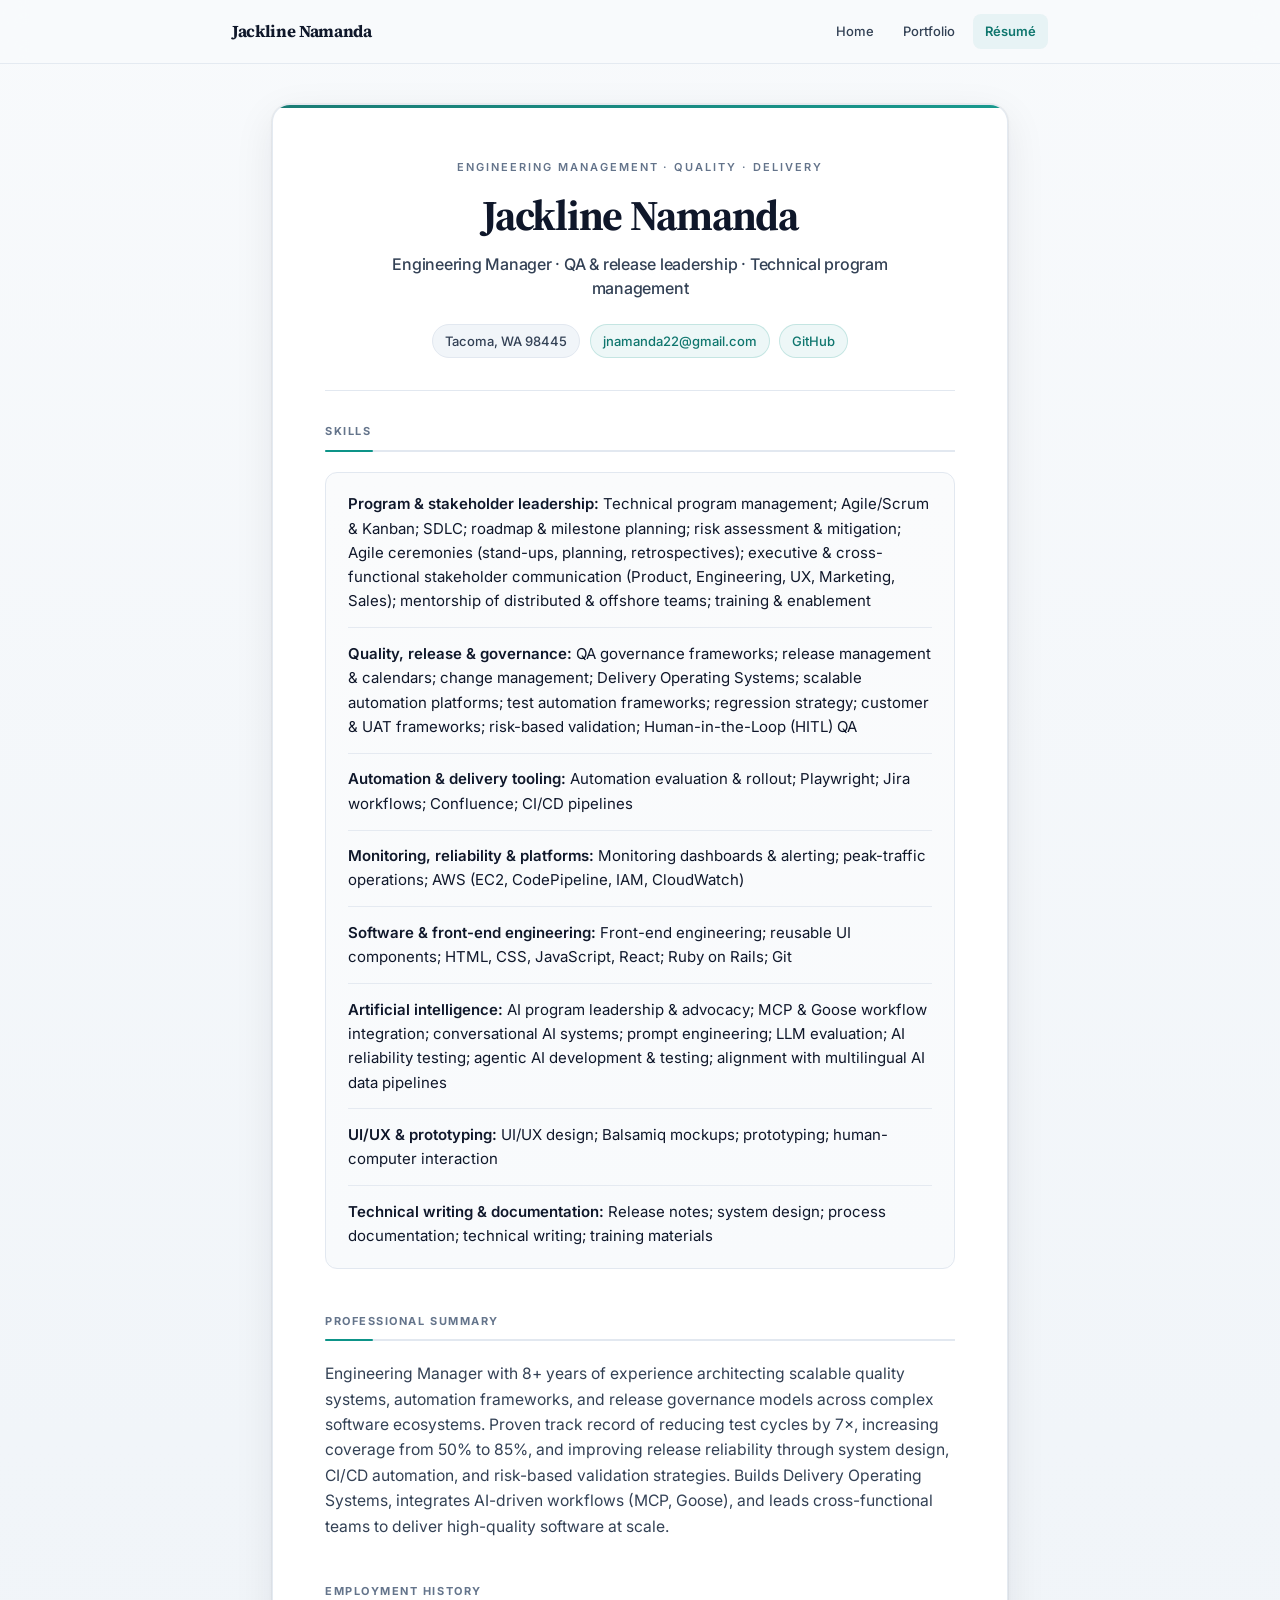
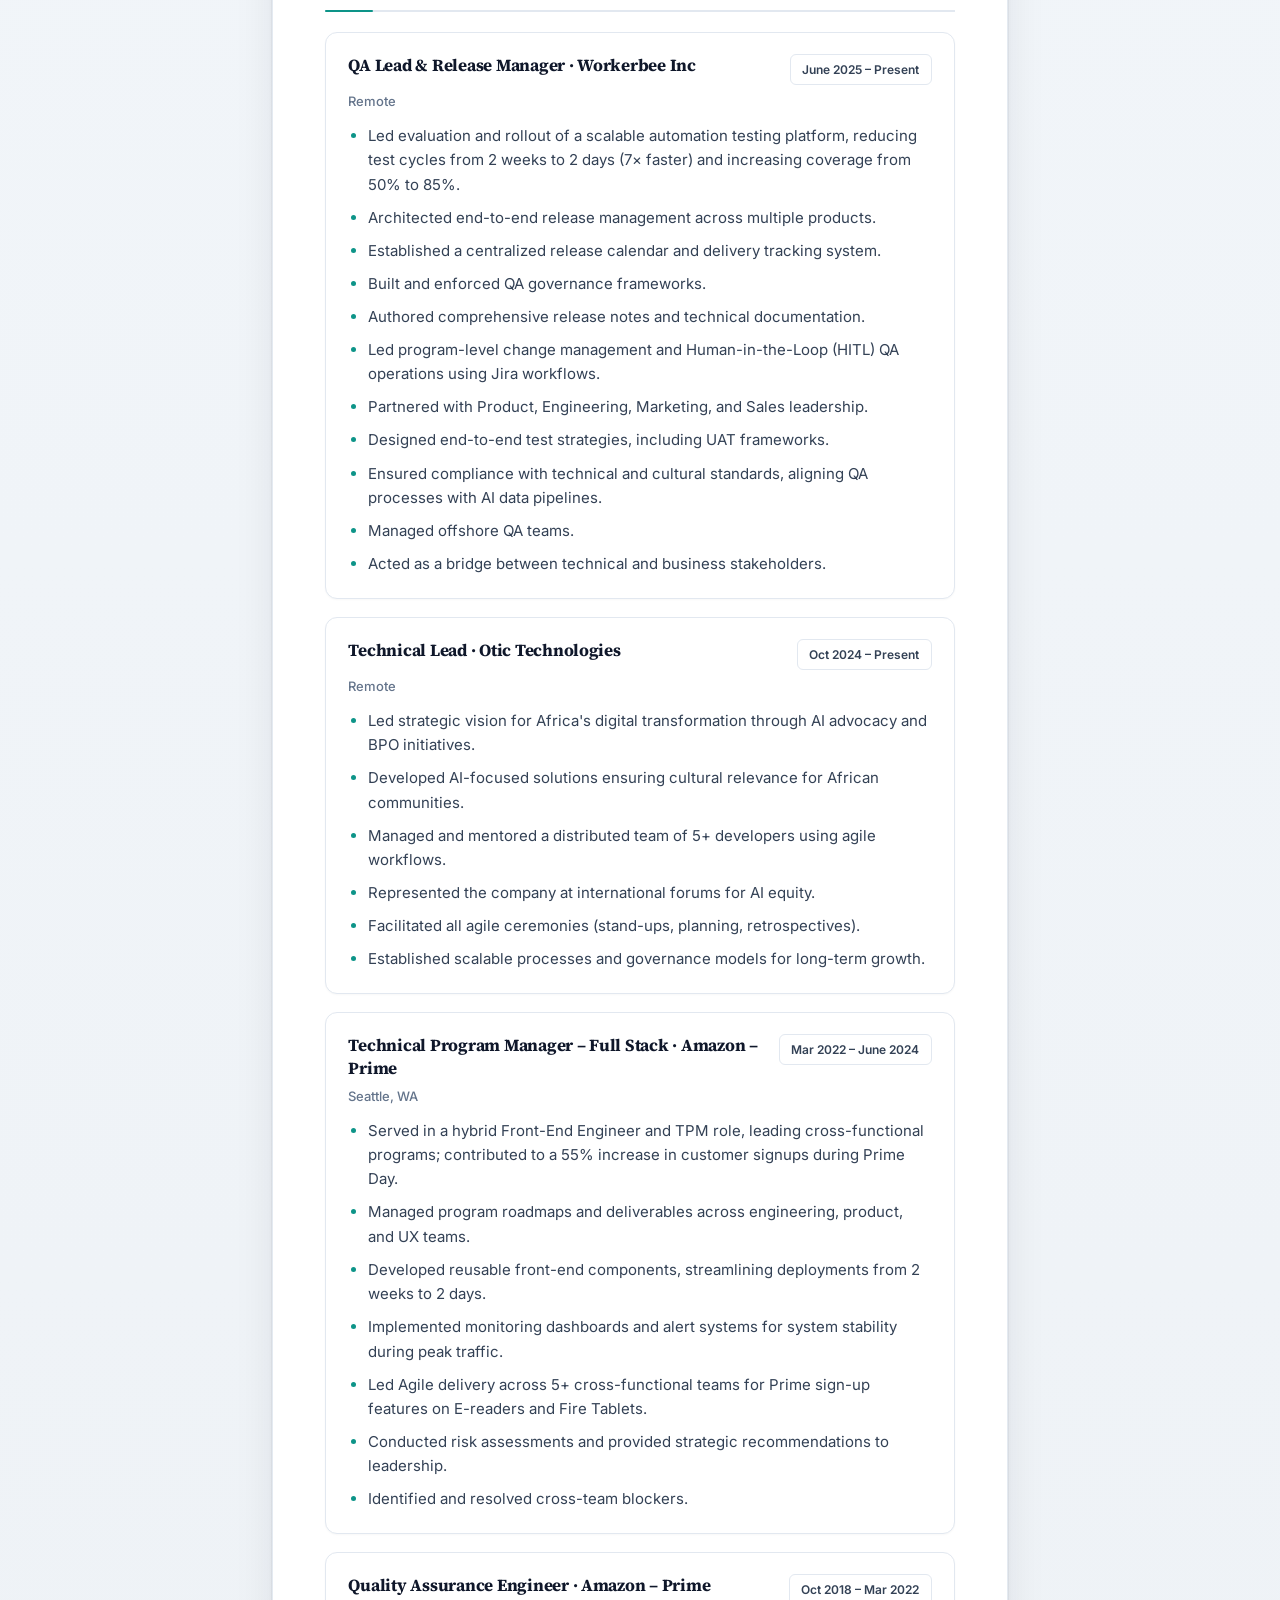
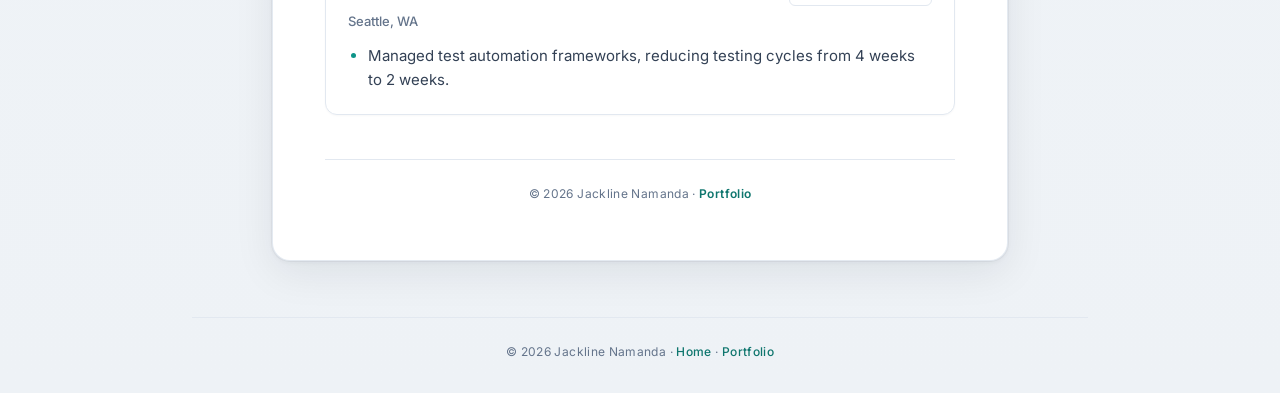
<file: resume.html>
<!DOCTYPE html>
<html lang="en">
<head>
    <meta charset="UTF-8">
    <meta name="viewport" content="width=device-width, initial-scale=1.0">
    <meta name="description" content="Résumé — Jackline Namanda: Engineering Manager, QA Lead, Release Manager, TPM — Amazon Prime, Workerbee, Otic.">
    <meta name="theme-color" content="#f1f5f9">
    <title>Résumé — Jackline Namanda</title>
    <link rel="preconnect" href="https://fonts.googleapis.com">
    <link rel="preconnect" href="https://fonts.gstatic.com" crossorigin>
    <link href="https://fonts.googleapis.com/css2?family=Inter:wght@400;500;600;700&family=Source+Serif+4:ital,opsz,wght@0,8..60,600;0,8..60,700;1,8..60,600&display=swap" rel="stylesheet">
    <link rel="stylesheet" href="css/styles.css">
</head>
<body>
    <header class="site-header">
        <div class="site-header__inner">
            <a class="site-logo" href="index.html">Jackline Namanda</a>
            <nav class="site-nav" aria-label="Primary">
                <a href="index.html">Home</a>
                <a href="portfolio.html">Portfolio</a>
                <a href="resume.html" aria-current="page">Résumé</a>
            </nav>
        </div>
    </header>

    <main class="site-main" id="main">
        <div class="page-card">
            <div class="page-card__inner">
                <header class="hero">
                    <p class="hero__kicker">Engineering management · Quality · Delivery</p>
                    <h1>Jackline Namanda</h1>
                    <p class="tagline">Engineering Manager · QA &amp; release leadership · Technical program management</p>
                    <address class="contact">
                        <span class="contact__pill">Tacoma, WA 98445</span>
                        <a class="contact__pill" href="mailto:jnamanda22@gmail.com">jnamanda22@gmail.com</a>
                        <a class="contact__pill" href="https://github.com/jkaweesi22" rel="noopener noreferrer">GitHub</a>
                    </address>
                </header>

                <section class="section" aria-labelledby="skills-heading">
                    <h2 id="skills-heading" class="section-title"><span>Skills</span></h2>
                    <div class="skills-panel">
                        <ul class="skills-list">
                            <li><strong>Program &amp; stakeholder leadership:</strong> Technical program management; Agile/Scrum &amp; Kanban; SDLC; roadmap &amp; milestone planning; risk assessment &amp; mitigation; Agile ceremonies (stand-ups, planning, retrospectives); executive &amp; cross-functional stakeholder communication (Product, Engineering, UX, Marketing, Sales); mentorship of distributed &amp; offshore teams; training &amp; enablement</li>
                            <li><strong>Quality, release &amp; governance:</strong> QA governance frameworks; release management &amp; calendars; change management; Delivery Operating Systems; scalable automation platforms; test automation frameworks; regression strategy; customer &amp; UAT frameworks; risk-based validation; Human-in-the-Loop (HITL) QA</li>
                            <li><strong>Automation &amp; delivery tooling:</strong> Automation evaluation &amp; rollout; Playwright; Jira workflows; Confluence; CI/CD pipelines</li>
                            <li><strong>Monitoring, reliability &amp; platforms:</strong> Monitoring dashboards &amp; alerting; peak-traffic operations; AWS (EC2, CodePipeline, IAM, CloudWatch)</li>
                            <li><strong>Software &amp; front-end engineering:</strong> Front-end engineering; reusable UI components; HTML, CSS, JavaScript, React; Ruby on Rails; Git</li>
                            <li><strong>Artificial intelligence:</strong> AI program leadership &amp; advocacy; MCP &amp; Goose workflow integration; conversational AI systems; prompt engineering; LLM evaluation; AI reliability testing; agentic AI development &amp; testing; alignment with multilingual AI data pipelines</li>
                            <li><strong>UI/UX &amp; prototyping:</strong> UI/UX design; Balsamiq mockups; prototyping; human-computer interaction</li>
                            <li><strong>Technical writing &amp; documentation:</strong> Release notes; system design; process documentation; technical writing; training materials</li>
                        </ul>
                    </div>
                </section>

                <section class="section" aria-labelledby="summary-heading">
                    <h2 id="summary-heading" class="section-title"><span>Professional summary</span></h2>
                    <p class="home-intro" style="margin-bottom: 0;">Engineering Manager with 8+ years of experience architecting scalable quality systems, automation frameworks, and release governance models across complex software ecosystems. Proven track record of reducing test cycles by 7×, increasing coverage from 50% to 85%, and improving release reliability through system design, CI/CD automation, and risk-based validation strategies. Builds Delivery Operating Systems, integrates AI-driven workflows (MCP, Goose), and leads cross-functional teams to deliver high-quality software at scale.</p>
                </section>

                <section class="section" aria-labelledby="employment-heading">
                    <h2 id="employment-heading" class="section-title"><span>Employment history</span></h2>

                    <article class="job">
                        <div class="job-header">
                            <h3 class="job-title">QA Lead &amp; Release Manager · Workerbee Inc</h3>
                            <p class="job-meta">June 2025 – Present</p>
                        </div>
                        <p class="job-location">Remote</p>
                        <ul>
                            <li>Led evaluation and rollout of a scalable automation testing platform, reducing test cycles from 2 weeks to 2 days (7× faster) and increasing coverage from 50% to 85%.</li>
                            <li>Architected end-to-end release management across multiple products.</li>
                            <li>Established a centralized release calendar and delivery tracking system.</li>
                            <li>Built and enforced QA governance frameworks.</li>
                            <li>Authored comprehensive release notes and technical documentation.</li>
                            <li>Led program-level change management and Human-in-the-Loop (HITL) QA operations using Jira workflows.</li>
                            <li>Partnered with Product, Engineering, Marketing, and Sales leadership.</li>
                            <li>Designed end-to-end test strategies, including UAT frameworks.</li>
                            <li>Ensured compliance with technical and cultural standards, aligning QA processes with AI data pipelines.</li>
                            <li>Managed offshore QA teams.</li>
                            <li>Acted as a bridge between technical and business stakeholders.</li>
                        </ul>
                    </article>

                    <article class="job">
                        <div class="job-header">
                            <h3 class="job-title">Technical Lead · Otic Technologies</h3>
                            <p class="job-meta">Oct 2024 – Present</p>
                        </div>
                        <p class="job-location">Remote</p>
                        <ul>
                            <li>Led strategic vision for Africa&apos;s digital transformation through AI advocacy and BPO initiatives.</li>
                            <li>Developed AI-focused solutions ensuring cultural relevance for African communities.</li>
                            <li>Managed and mentored a distributed team of 5+ developers using agile workflows.</li>
                            <li>Represented the company at international forums for AI equity.</li>
                            <li>Facilitated all agile ceremonies (stand-ups, planning, retrospectives).</li>
                            <li>Established scalable processes and governance models for long-term growth.</li>
                        </ul>
                    </article>

                    <article class="job">
                        <div class="job-header">
                            <h3 class="job-title">Technical Program Manager – Full Stack · Amazon – Prime</h3>
                            <p class="job-meta">Mar 2022 – June 2024</p>
                        </div>
                        <p class="job-location">Seattle, WA</p>
                        <ul>
                            <li>Served in a hybrid Front-End Engineer and TPM role, leading cross-functional programs; contributed to a 55% increase in customer signups during Prime Day.</li>
                            <li>Managed program roadmaps and deliverables across engineering, product, and UX teams.</li>
                            <li>Developed reusable front-end components, streamlining deployments from 2 weeks to 2 days.</li>
                            <li>Implemented monitoring dashboards and alert systems for system stability during peak traffic.</li>
                            <li>Led Agile delivery across 5+ cross-functional teams for Prime sign-up features on E-readers and Fire Tablets.</li>
                            <li>Conducted risk assessments and provided strategic recommendations to leadership.</li>
                            <li>Identified and resolved cross-team blockers.</li>
                        </ul>
                    </article>

                    <article class="job">
                        <div class="job-header">
                            <h3 class="job-title">Quality Assurance Engineer · Amazon – Prime</h3>
                            <p class="job-meta">Oct 2018 – Mar 2022</p>
                        </div>
                        <p class="job-location">Seattle, WA</p>
                        <ul>
                            <li>Managed test automation frameworks, reducing testing cycles from 4 weeks to 2 weeks.</li>
                        </ul>
                    </article>
                </section>

                <footer>
                    <p>© <span id="year-resume"></span> Jackline Namanda · <a href="portfolio.html">Portfolio</a></p>
                </footer>
            </div>
        </div>
    </main>

    <footer class="site-footer">
        <p>© <span id="year"></span> Jackline Namanda · <a href="index.html">Home</a> · <a href="portfolio.html">Portfolio</a></p>
    </footer>
    <script>
        var y = String(new Date().getFullYear());
        document.getElementById("year").textContent = y;
        document.getElementById("year-resume").textContent = y;
    </script>
</body>
</html>
</file>
<file: css/styles.css>
/* Jackline Namanda — personal site & portfolio */

:root {
    --ink: #0f172a;
    --ink-soft: #334155;
    --muted: #64748b;
    --line: #e2e8f0;
    --line-strong: #cbd5e1;
    --surface: #ffffff;
    --page: #f8fafc;
    --accent: #0d9488;
    --accent-dark: #0f766e;
    --accent-soft: rgba(13, 148, 136, 0.07);
    --accent-muted: rgba(13, 148, 136, 0.18);
    --radius: 12px;
    --radius-sm: 8px;
    --shadow: 0 1px 3px rgba(15, 23, 42, 0.04), 0 4px 20px rgba(15, 23, 42, 0.06);
    --shadow-hover: 0 2px 8px rgba(15, 23, 42, 0.06), 0 12px 32px rgba(15, 23, 42, 0.08);
    --max: 46rem;
    --max-wide: 56rem;
    --pad: clamp(1.25rem, 4.5vw, 2.5rem);
    --section-space: clamp(2.25rem, 5vw, 2.75rem);
    --font-display: "Source Serif 4", Georgia, "Times New Roman", serif;
    --font-body: "Inter", system-ui, -apple-system, sans-serif;
    --header-h: 3.75rem;
}

*,
*::before,
*::after {
    box-sizing: border-box;
}

html {
    font-size: 100%;
    -webkit-text-size-adjust: 100%;
    scroll-behavior: smooth;
}

::selection {
    background: var(--accent-soft);
    color: var(--ink);
}

body {
    margin: 0;
    min-height: 100vh;
    color: var(--ink);
    font-family: var(--font-body);
    font-size: 0.9375rem;
    line-height: 1.62;
    font-feature-settings: "kern" 1, "liga" 1;
    background-color: #eef2f6;
    background-image:
        linear-gradient(180deg, rgba(248, 250, 252, 0.97) 0%, rgba(241, 245, 249, 1) 40%, rgba(238, 242, 246, 1) 100%),
        radial-gradient(ellipse 80% 50% at 50% -20%, rgba(13, 148, 136, 0.06), transparent 50%);
}

/* —— Site chrome —— */
.site-header {
    position: sticky;
    top: 0;
    z-index: 100;
    border-bottom: 1px solid rgba(226, 232, 240, 0.9);
    background: rgba(248, 250, 252, 0.82);
    backdrop-filter: blur(12px);
    -webkit-backdrop-filter: blur(12px);
}

.site-header__inner {
    max-width: var(--max-wide);
    margin: 0 auto;
    padding: 0.85rem var(--pad);
    display: flex;
    flex-wrap: wrap;
    align-items: center;
    justify-content: space-between;
    gap: 0.75rem 1.25rem;
}

.site-logo {
    font-family: var(--font-display);
    font-weight: 700;
    font-size: 1.05rem;
    letter-spacing: -0.02em;
    color: var(--ink);
    text-decoration: none;
    transition: color 0.15s ease;
}

.site-logo:hover,
.site-logo:focus-visible {
    color: var(--accent-dark);
}

.site-logo:focus-visible {
    outline: 2px solid var(--accent);
    outline-offset: 3px;
    border-radius: 4px;
}

.site-nav {
    display: flex;
    flex-wrap: wrap;
    align-items: center;
    gap: 0.15rem 0.35rem;
}

.site-nav a {
    font-size: 0.8125rem;
    font-weight: 500;
    color: var(--ink-soft);
    text-decoration: none;
    padding: 0.45rem 0.75rem;
    border-radius: 8px;
    transition: background 0.15s ease, color 0.15s ease;
}

.site-nav a:hover,
.site-nav a:focus-visible {
    color: var(--accent-dark);
    background: var(--accent-soft);
}

.site-nav a[aria-current="page"] {
    color: var(--accent-dark);
    font-weight: 600;
    background: var(--accent-soft);
}

.site-nav a:focus-visible {
    outline: 2px solid var(--accent);
    outline-offset: 1px;
}

.site-main {
    padding: clamp(1.5rem, 4vw, 2.5rem) var(--pad) clamp(2.5rem, 6vw, 3.5rem);
}

.site-footer {
    max-width: var(--max-wide);
    margin: 0 auto;
    padding: 1.5rem var(--pad) 2rem;
    text-align: center;
    font-size: 0.75rem;
    color: var(--muted);
    letter-spacing: 0.03em;
    border-top: 1px solid var(--line);
}

.site-footer p {
    margin: 0;
}

.site-footer a {
    color: var(--accent-dark);
    font-weight: 500;
    text-decoration: none;
}

.site-footer a:hover {
    text-decoration: underline;
}

/* —— Home —— */
.home-hero {
    text-align: center;
    padding: clamp(1.5rem, 5vw, 2.5rem) 0 clamp(2rem, 5vw, 3rem);
    max-width: 38rem;
    margin: 0 auto;
}

.home-hero__kicker {
    margin: 0 0 0.85rem;
    font-size: 0.6875rem;
    font-weight: 600;
    letter-spacing: 0.18em;
    text-transform: uppercase;
    color: var(--muted);
}

.home-hero h1 {
    margin: 0 0 0.85rem;
    font-family: var(--font-display);
    font-size: clamp(2.15rem, 5vw, 2.85rem);
    font-weight: 700;
    letter-spacing: -0.03em;
    color: var(--ink);
    line-height: 1.08;
}

.home-hero__lead {
    margin: 0 0 1.5rem;
    font-size: 1.05rem;
    letter-spacing: -0.015em;
    color: var(--ink-soft);
    line-height: 1.55;
}

.home-hero__actions {
    display: flex;
    flex-wrap: wrap;
    justify-content: center;
    gap: 0.65rem;
}

.btn {
    display: inline-flex;
    align-items: center;
    justify-content: center;
    gap: 0.4rem;
    padding: 0.65rem 1.15rem;
    font-family: var(--font-body);
    font-size: 0.875rem;
    font-weight: 600;
    border-radius: 999px;
    text-decoration: none;
    border: 1px solid transparent;
    transition: background 0.15s ease, border-color 0.15s ease, color 0.15s ease, box-shadow 0.15s ease;
}

.btn--primary {
    background: var(--accent-dark);
    color: #fff;
    border-color: rgba(15, 118, 110, 0.4);
    box-shadow: 0 1px 2px rgba(15, 23, 42, 0.08);
}

.btn--primary:hover,
.btn--primary:focus-visible {
    background: #0d9488;
    color: #fff;
}

.btn--ghost {
    background: var(--surface);
    color: var(--ink-soft);
    border-color: var(--line);
}

.btn--ghost:hover,
.btn--ghost:focus-visible {
    border-color: var(--accent-muted);
    color: var(--accent-dark);
}

.btn:focus-visible {
    outline: 2px solid var(--accent);
    outline-offset: 2px;
}

.home-panel {
    max-width: var(--max-wide);
    margin: 0 auto;
    background: var(--surface);
    border-radius: calc(var(--radius) + 6px);
    box-shadow:
        0 0 0 1px rgba(15, 23, 42, 0.04),
        0 2px 4px rgba(15, 23, 42, 0.04),
        0 12px 40px rgba(15, 23, 42, 0.08);
    border: 1px solid rgba(226, 232, 240, 0.9);
    overflow: hidden;
    position: relative;
}

.home-panel::before {
    content: "";
    position: absolute;
    top: 0;
    left: 0;
    right: 0;
    height: 3px;
    background: linear-gradient(90deg, var(--accent-dark), var(--accent));
    opacity: 0.95;
}

.home-panel__inner {
    padding: clamp(1.75rem, 4vw, 2.5rem);
}

.home-intro {
    margin: 0 0 1.75rem;
    font-size: 0.98rem;
    color: var(--ink-soft);
    max-width: 42rem;
}

.home-intro:last-of-type {
    margin-bottom: 0;
}

.home-intro code {
    font-family: ui-monospace, "Cascadia Code", "Segoe UI Mono", monospace;
    font-size: 0.88em;
    font-weight: 500;
    color: var(--accent-dark);
    background: var(--accent-soft);
    padding: 0.12em 0.35em;
    border-radius: 4px;
    border: 1px solid rgba(13, 148, 136, 0.15);
}

.home-intro a {
    color: var(--accent-dark);
    font-weight: 600;
    text-decoration: none;
    border-bottom: 1px solid var(--accent-muted);
}

.home-intro a:hover {
    border-bottom-color: var(--accent-dark);
}

.section-label {
    display: block;
    margin: 0 0 1rem;
    font-size: 0.6875rem;
    font-weight: 700;
    letter-spacing: 0.14em;
    text-transform: uppercase;
    color: var(--muted);
}

.highlight-grid {
    display: grid;
    gap: 1rem;
    margin-bottom: 1.75rem;
}

@media (min-width: 640px) {
    .highlight-grid {
        grid-template-columns: repeat(3, 1fr);
    }
}

.highlight-card {
    padding: 1.15rem 1.2rem;
    border-radius: var(--radius);
    border: 1px solid var(--line);
    background: linear-gradient(165deg, #fafbfc 0%, #f8fafc 100%);
    transition: border-color 0.2s ease, box-shadow 0.2s ease;
}

.highlight-card:hover {
    border-color: var(--accent-muted);
    box-shadow: var(--shadow-hover);
}

.highlight-card h3 {
    margin: 0 0 0.45rem;
    font-family: var(--font-display);
    font-size: 1.05rem;
    font-weight: 700;
    letter-spacing: -0.02em;
    color: var(--ink);
}

.highlight-card p {
    margin: 0;
    font-size: 0.8125rem;
    color: var(--muted);
    line-height: 1.55;
}

.home-cta {
    display: flex;
    flex-wrap: wrap;
    align-items: center;
    gap: 0.75rem 1.25rem;
    padding-top: 0.25rem;
}

.home-cta__text {
    margin: 0;
    font-size: 0.875rem;
    color: var(--muted);
}

/* —— Page card (résumé / portfolio inner) —— */
.page-card {
    max-width: var(--max);
    margin: 0 auto;
    background: var(--surface);
    border-radius: calc(var(--radius) + 6px);
    box-shadow:
        0 0 0 1px rgba(15, 23, 42, 0.04),
        0 2px 4px rgba(15, 23, 42, 0.04),
        0 12px 40px rgba(15, 23, 42, 0.08);
    border: 1px solid rgba(226, 232, 240, 0.9);
    overflow: hidden;
    position: relative;
}

.page-card::before {
    content: "";
    position: absolute;
    top: 0;
    left: 0;
    right: 0;
    height: 3px;
    background: linear-gradient(90deg, var(--accent-dark), var(--accent));
    opacity: 0.95;
}

.page-card__inner {
    padding: clamp(2rem, 5vw, 3.25rem);
    padding-top: clamp(2.35rem, 5vw, 3.4rem);
}

.page-header {
    margin-bottom: 0.5rem;
}

.page-header__title {
    margin: 0 0 0.5rem;
    font-family: var(--font-display);
    font-size: clamp(1.5rem, 3.5vw, 1.85rem);
    font-weight: 700;
    letter-spacing: -0.02em;
}

.page-header__desc {
    margin: 0;
    font-size: 0.9375rem;
    color: var(--muted);
    max-width: 36rem;
}

.page-card .page-header + .section {
    margin-top: 1.5rem;
}

/* Hero (inside page card — résumé) */
.hero {
    text-align: center;
    padding-bottom: 2rem;
    margin-bottom: 0;
    position: relative;
    border-bottom: 1px solid var(--line);
}

.hero__kicker {
    margin: 0 0 1rem;
    font-size: 0.6875rem;
    font-weight: 600;
    letter-spacing: 0.18em;
    text-transform: uppercase;
    color: var(--muted);
}

.hero h1 {
    margin: 0 0 0.85rem;
    font-family: var(--font-display);
    font-size: clamp(2rem, 4.8vw, 2.65rem);
    font-weight: 700;
    letter-spacing: -0.03em;
    color: var(--ink);
    line-height: 1.08;
}

.tagline {
    margin: 0 0 1.5rem;
    font-size: 1rem;
    font-weight: 500;
    color: var(--ink-soft);
    letter-spacing: -0.015em;
    max-width: 34rem;
    margin-left: auto;
    margin-right: auto;
    line-height: 1.5;
}

.contact {
    font-style: normal;
    font-size: 0.8125rem;
    line-height: 1.5;
    display: flex;
    flex-wrap: wrap;
    justify-content: center;
    gap: 0.5rem 0.6rem;
    align-items: center;
    max-width: 40rem;
    margin: 0 auto;
}

.contact__pill {
    display: inline-flex;
    align-items: center;
    padding: 0.4rem 0.75rem;
    border-radius: 999px;
    background: #f1f5f9;
    border: 1px solid var(--line);
    color: var(--ink-soft);
    font-weight: 500;
}

.contact a.contact__pill {
    color: var(--accent-dark);
    border-color: var(--accent-muted);
    background: var(--accent-soft);
    border-bottom: 1px solid var(--accent-muted);
    text-decoration: none;
    transition: background 0.15s ease, border-color 0.15s ease, color 0.15s ease;
}

.contact a.contact__pill:hover,
.contact a.contact__pill:focus-visible {
    color: var(--ink);
    background: #ecfdf5;
    border-color: rgba(13, 148, 136, 0.35);
}

.contact a.contact__pill:focus-visible {
    outline: 2px solid var(--accent);
    outline-offset: 2px;
}

.section {
    margin-top: var(--section-space);
}

.section:first-of-type {
    margin-top: 2rem;
}

.section-title {
    display: block;
    margin: 0 0 1.25rem;
    font-family: var(--font-body);
    font-size: 0.6875rem;
    font-weight: 700;
    letter-spacing: 0.14em;
    text-transform: uppercase;
    color: var(--muted);
    padding-bottom: 0.55rem;
    border-bottom: 2px solid var(--line);
    position: relative;
}

.section-title::after {
    content: "";
    position: absolute;
    left: 0;
    bottom: -2px;
    width: 3rem;
    height: 2px;
    background: var(--accent);
    border-radius: 1px;
}

.section-title span {
    display: inline;
}

.skills-panel {
    background: linear-gradient(180deg, #fafbfc 0%, #f8fafc 100%);
    border: 1px solid var(--line);
    border-radius: var(--radius);
    padding: 0.25rem 1.15rem;
}

.skills-list {
    margin: 0;
    padding: 0;
    list-style: none;
}

.skills-list li {
    position: relative;
    padding: 0.85rem 0;
    border-bottom: 1px solid rgba(226, 232, 240, 0.85);
    margin-bottom: 0;
}

.skills-list li:last-child {
    border-bottom: none;
}

.skills-list strong {
    font-weight: 600;
    color: var(--ink);
}

@media (min-width: 640px) {
    .skills-panel {
        padding: 0.35rem 1.35rem;
    }
}

.job {
    padding: 1.35rem 1.4rem;
    margin-bottom: 1.1rem;
    background: var(--surface);
    border: 1px solid var(--line);
    border-radius: var(--radius);
    box-shadow: 0 1px 2px rgba(15, 23, 42, 0.03);
    transition: box-shadow 0.2s ease, border-color 0.2s ease;
}

.job:hover {
    box-shadow: var(--shadow-hover);
    border-color: rgba(148, 163, 184, 0.5);
}

.job:last-of-type {
    margin-bottom: 0;
}

.job-header {
    display: flex;
    flex-wrap: wrap;
    align-items: flex-start;
    justify-content: space-between;
    gap: 0.5rem 1rem;
    margin-bottom: 0.35rem;
}

.job-title {
    margin: 0;
    font-family: var(--font-display);
    font-size: 1.0625rem;
    font-weight: 700;
    color: var(--ink);
    line-height: 1.35;
    flex: 1 1 14rem;
    letter-spacing: -0.015em;
}

.job-meta {
    margin: 0;
    font-size: 0.75rem;
    font-weight: 600;
    color: var(--ink-soft);
    white-space: nowrap;
    background: var(--surface);
    padding: 0.3rem 0.7rem;
    border-radius: 6px;
    border: 1px solid var(--line);
}

.job-location {
    font-size: 0.8125rem;
    color: var(--muted);
    margin: 0 0 0.75rem;
    font-weight: 500;
}

.job ul {
    margin: 0;
    padding-left: 1.2rem;
}

.job li {
    margin-bottom: 0.55rem;
    color: var(--ink-soft);
}

.job li:last-child {
    margin-bottom: 0;
}

.job li::marker {
    color: var(--accent);
}

.repo-grid {
    list-style: none;
    margin: 0;
    padding: 0;
    display: grid;
    gap: 1rem;
}

@media (min-width: 520px) {
    .repo-grid {
        grid-template-columns: repeat(auto-fill, minmax(270px, 1fr));
    }
}

.repo-card {
    margin: 0;
}

.repo-card__link {
    display: flex;
    flex-direction: column;
    gap: 0.5rem;
    min-height: 10.5rem;
    height: 100%;
    padding: 1.2rem 1.25rem;
    text-decoration: none;
    color: inherit;
    background: linear-gradient(165deg, #fafbfc 0%, #f8fafc 100%);
    border: 1px solid var(--line);
    border-radius: var(--radius);
    transition: box-shadow 0.18s ease, border-color 0.18s ease;
}

.repo-card__link:hover,
.repo-card__link:focus-visible {
    box-shadow: var(--shadow-hover);
    border-color: var(--accent-muted);
    outline: none;
}

.repo-card__link:focus-visible {
    outline: 2px solid var(--accent);
    outline-offset: 2px;
}

.repo-card__name {
    font-family: var(--font-body);
    font-size: 0.9rem;
    font-weight: 600;
    color: var(--accent-dark);
    display: flex;
    align-items: center;
    gap: 0.45rem;
}

.repo-card__name svg {
    flex-shrink: 0;
    opacity: 0.75;
    color: var(--accent);
}

.repo-card__desc {
    font-size: 0.8125rem;
    color: var(--ink-soft);
    line-height: 1.55;
}

.repo-card__desc code {
    font-family: ui-monospace, "Cascadia Code", "Segoe UI Mono", monospace;
    font-size: 0.78em;
    font-weight: 500;
    color: var(--accent-dark);
    background: var(--accent-soft);
    padding: 0.12em 0.35em;
    border-radius: 4px;
    border: 1px solid rgba(13, 148, 136, 0.15);
}

.repo-card__meta {
    font-size: 0.6875rem;
    font-weight: 600;
    letter-spacing: 0.08em;
    text-transform: uppercase;
    color: var(--muted);
    margin-top: auto;
    padding-top: 0.4rem;
}

.section-lede {
    margin: -0.35rem 0 1rem;
    font-size: 0.875rem;
    color: var(--ink-soft);
    line-height: 1.5;
    max-width: 42rem;
}

.section-lede:last-child {
    margin-bottom: 0;
}

/* Card with several explicit links (e.g. one doc hub + repo + sections) */
.repo-card__panel {
    position: relative;
    display: flex;
    flex-direction: column;
    gap: 0.5rem;
    min-height: 10.5rem;
    height: 100%;
    padding: 1.2rem 1.25rem;
    background: linear-gradient(165deg, #fafbfc 0%, #f8fafc 100%);
    border: 1px solid var(--line);
    border-radius: var(--radius);
    transition: box-shadow 0.18s ease, border-color 0.18s ease;
}

.repo-card__panel:hover,
.repo-card__panel:focus-within {
    box-shadow: var(--shadow-hover);
    border-color: var(--accent-muted);
}

/* Full-card hit target to primary URL; GitHub links sit above (z-index). */
.repo-card__panel-hit {
    position: absolute;
    inset: 0;
    z-index: 1;
    border-radius: inherit;
}

.repo-card__panel-hit:focus-visible {
    outline: 2px solid var(--accent);
    outline-offset: 2px;
}

.repo-card__hit-label {
    position: absolute;
    width: 1px;
    height: 1px;
    padding: 0;
    margin: -1px;
    overflow: hidden;
    clip: rect(0, 0, 0, 0);
    white-space: nowrap;
    border: 0;
}

.repo-card__panel .repo-card__name {
    margin: 0;
}

.repo-card__panel h3.repo-card__name {
    font-size: 0.9rem;
    font-weight: 600;
}

.repo-card__panel .repo-card__name,
.repo-card__panel .repo-card__desc,
.repo-card__panel .repo-card__meta {
    position: relative;
    z-index: 0;
}

.repo-card__sublinks {
    position: relative;
    z-index: 2;
    list-style: none;
    margin: 0.15rem 0 0;
    padding: 0;
    display: flex;
    flex-direction: column;
    gap: 0.4rem;
}

.repo-card__sublinks a {
    position: relative;
    z-index: 2;
    font-size: 0.8125rem;
    font-weight: 600;
    color: var(--accent-dark);
    text-decoration: none;
    border-bottom: 1px solid transparent;
    width: fit-content;
    transition: border-color 0.15s ease, color 0.15s ease;
}

.repo-card__sublinks a:hover,
.repo-card__sublinks a:focus-visible {
    color: var(--accent);
    border-bottom-color: rgba(13, 148, 136, 0.45);
}

.repo-card__sublinks a:focus-visible {
    outline: 2px solid var(--accent);
    outline-offset: 3px;
    border-radius: 2px;
}

.page-card footer {
    margin-top: var(--section-space);
    padding: 1.5rem 1rem 0.25rem;
    border-top: 1px solid var(--line);
    text-align: center;
    font-size: 0.75rem;
    color: var(--muted);
    letter-spacing: 0.03em;
}

.page-card footer p {
    margin: 0;
}

.page-card footer a {
    color: var(--accent-dark);
    font-weight: 600;
    text-decoration: none;
}

.page-card footer a:hover {
    text-decoration: underline;
}

@media print {
    @page {
        margin: 0.6in;
    }

    .site-header,
    .site-footer,
    .home-hero__actions,
    .btn,
    .btn--primary,
    .btn--ghost {
        display: none !important;
    }

    body {
        background: #fff;
    }

    .site-main {
        padding: 0;
    }

    .home-panel,
    .page-card {
        border-radius: 0;
        box-shadow: none;
        border: none;
    }

    .home-panel::before,
    .page-card::before {
        display: none;
    }

    .home-panel__inner,
    .page-card__inner {
        padding: 0;
    }

    .skills-panel {
        background: #fff;
        border: 1px solid #ccc;
    }

    .contact__pill {
        background: transparent;
        border: 1px solid #ccc;
        color: var(--ink-soft);
    }

    .job:hover,
    .repo-card__link:hover,
    .repo-card__panel:hover {
        box-shadow: none;
    }

    .contact a.contact__pill {
        color: var(--ink-soft);
        border: 1px solid #ccc;
        background: transparent;
    }

    .repo-card__link,
    .repo-card__panel {
        break-inside: avoid;
    }

    .highlight-card {
        break-inside: avoid;
    }
}

@media (prefers-reduced-motion: reduce) {
    .contact a.contact__pill,
    .job,
    .repo-card__link,
    .repo-card__panel,
    .btn,
    .highlight-card {
        transition: none;
    }
}
</file>
